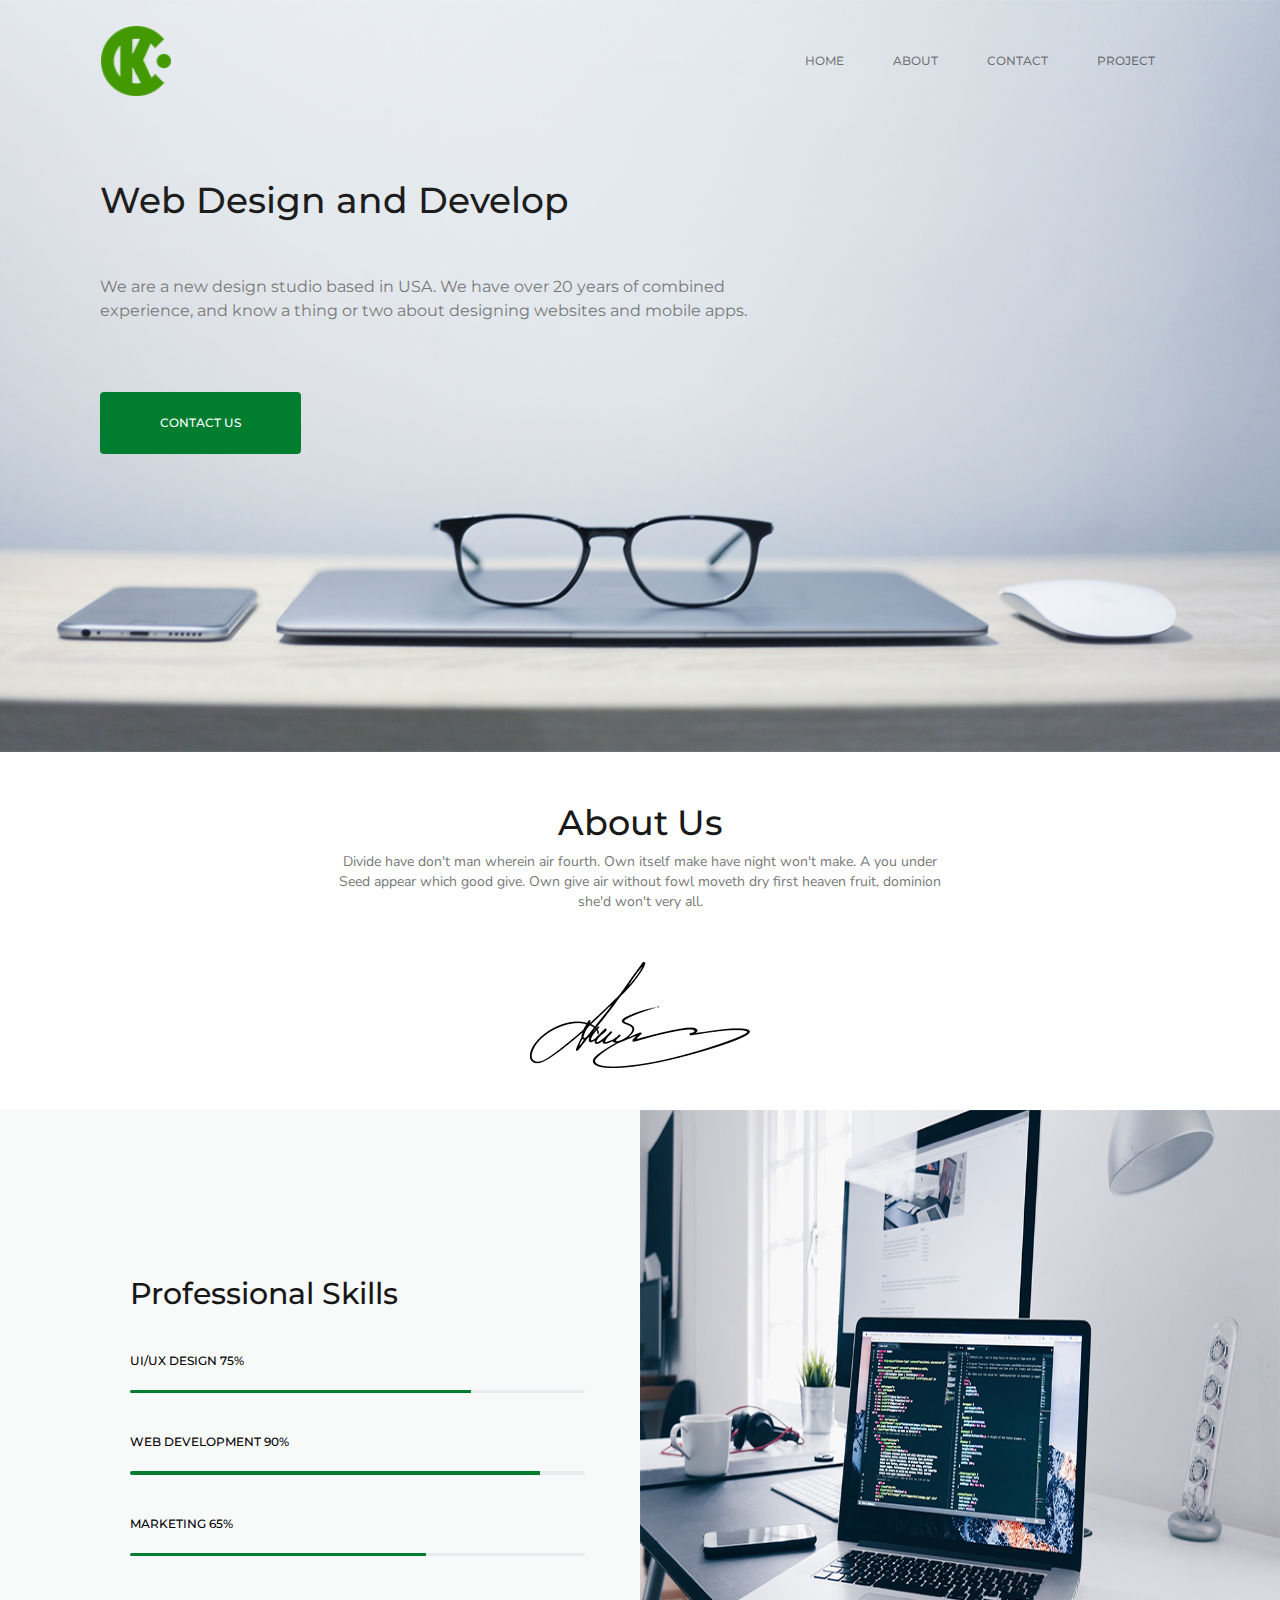
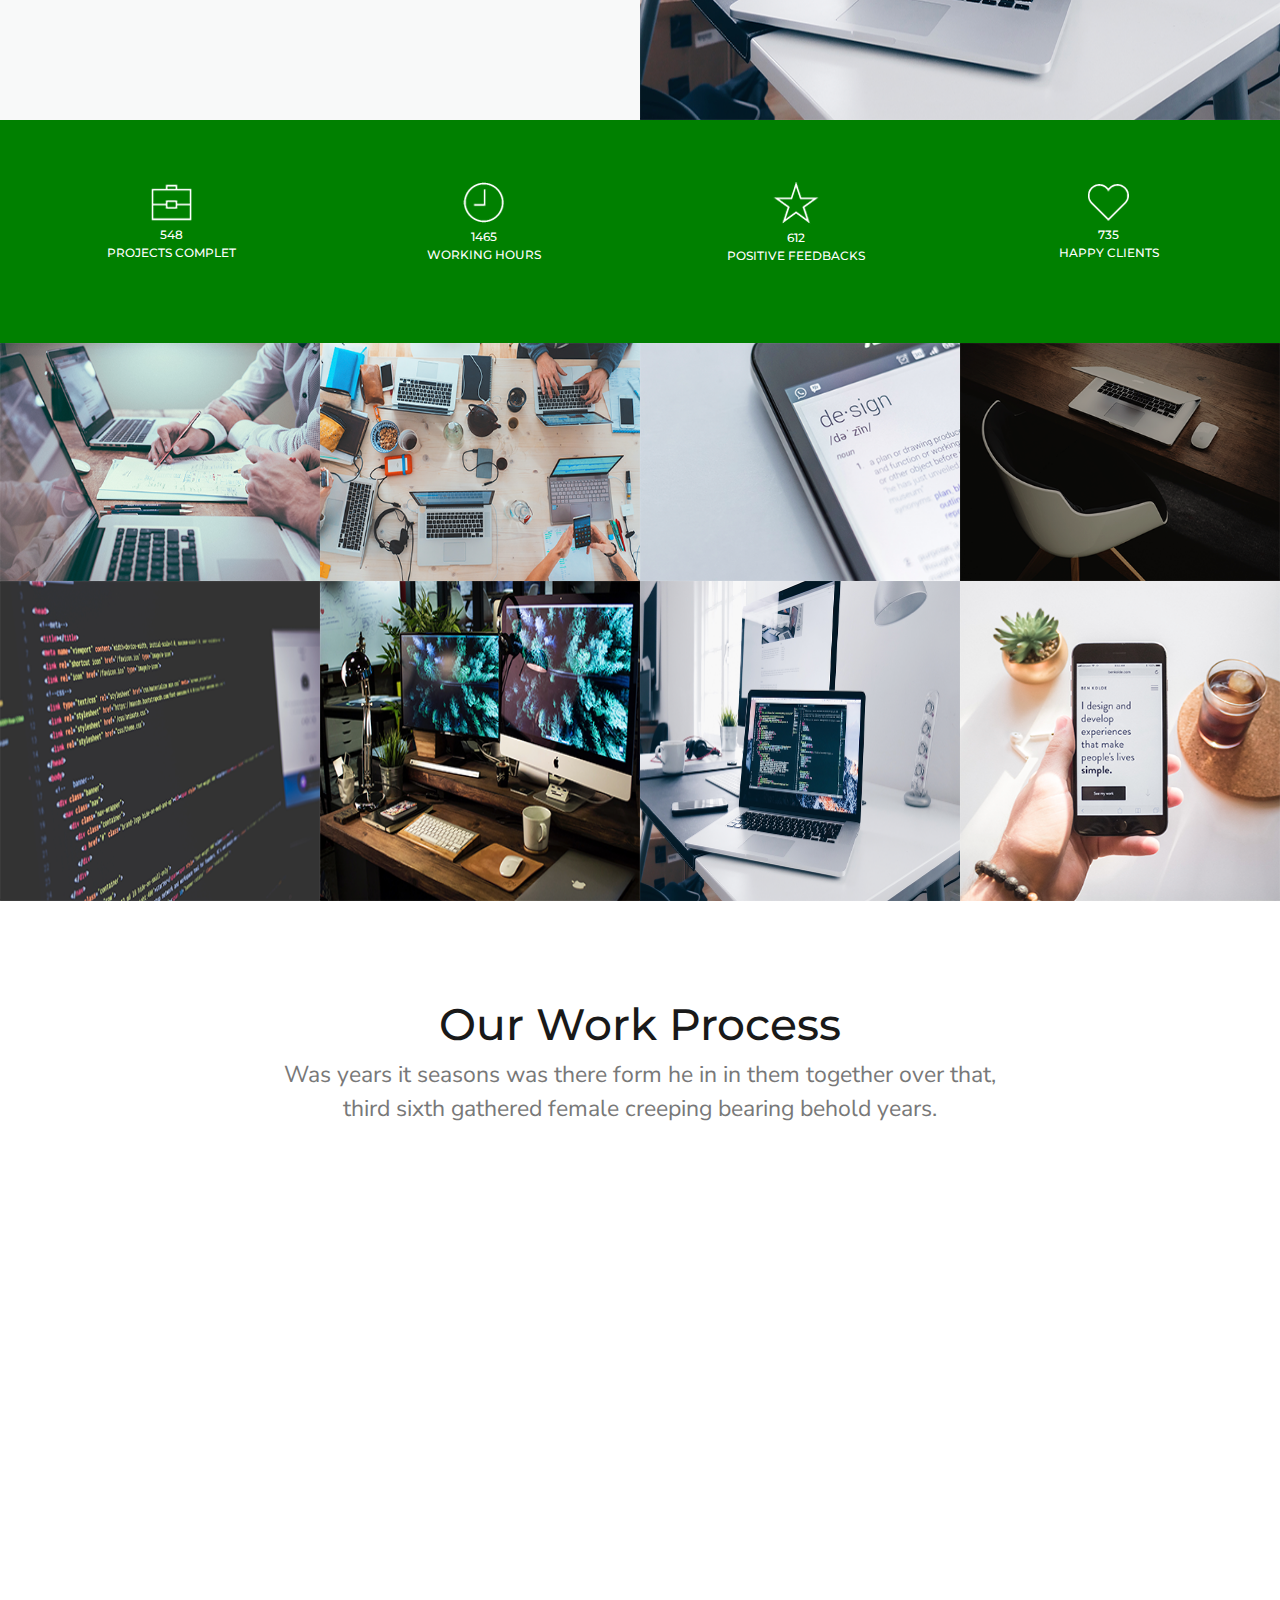
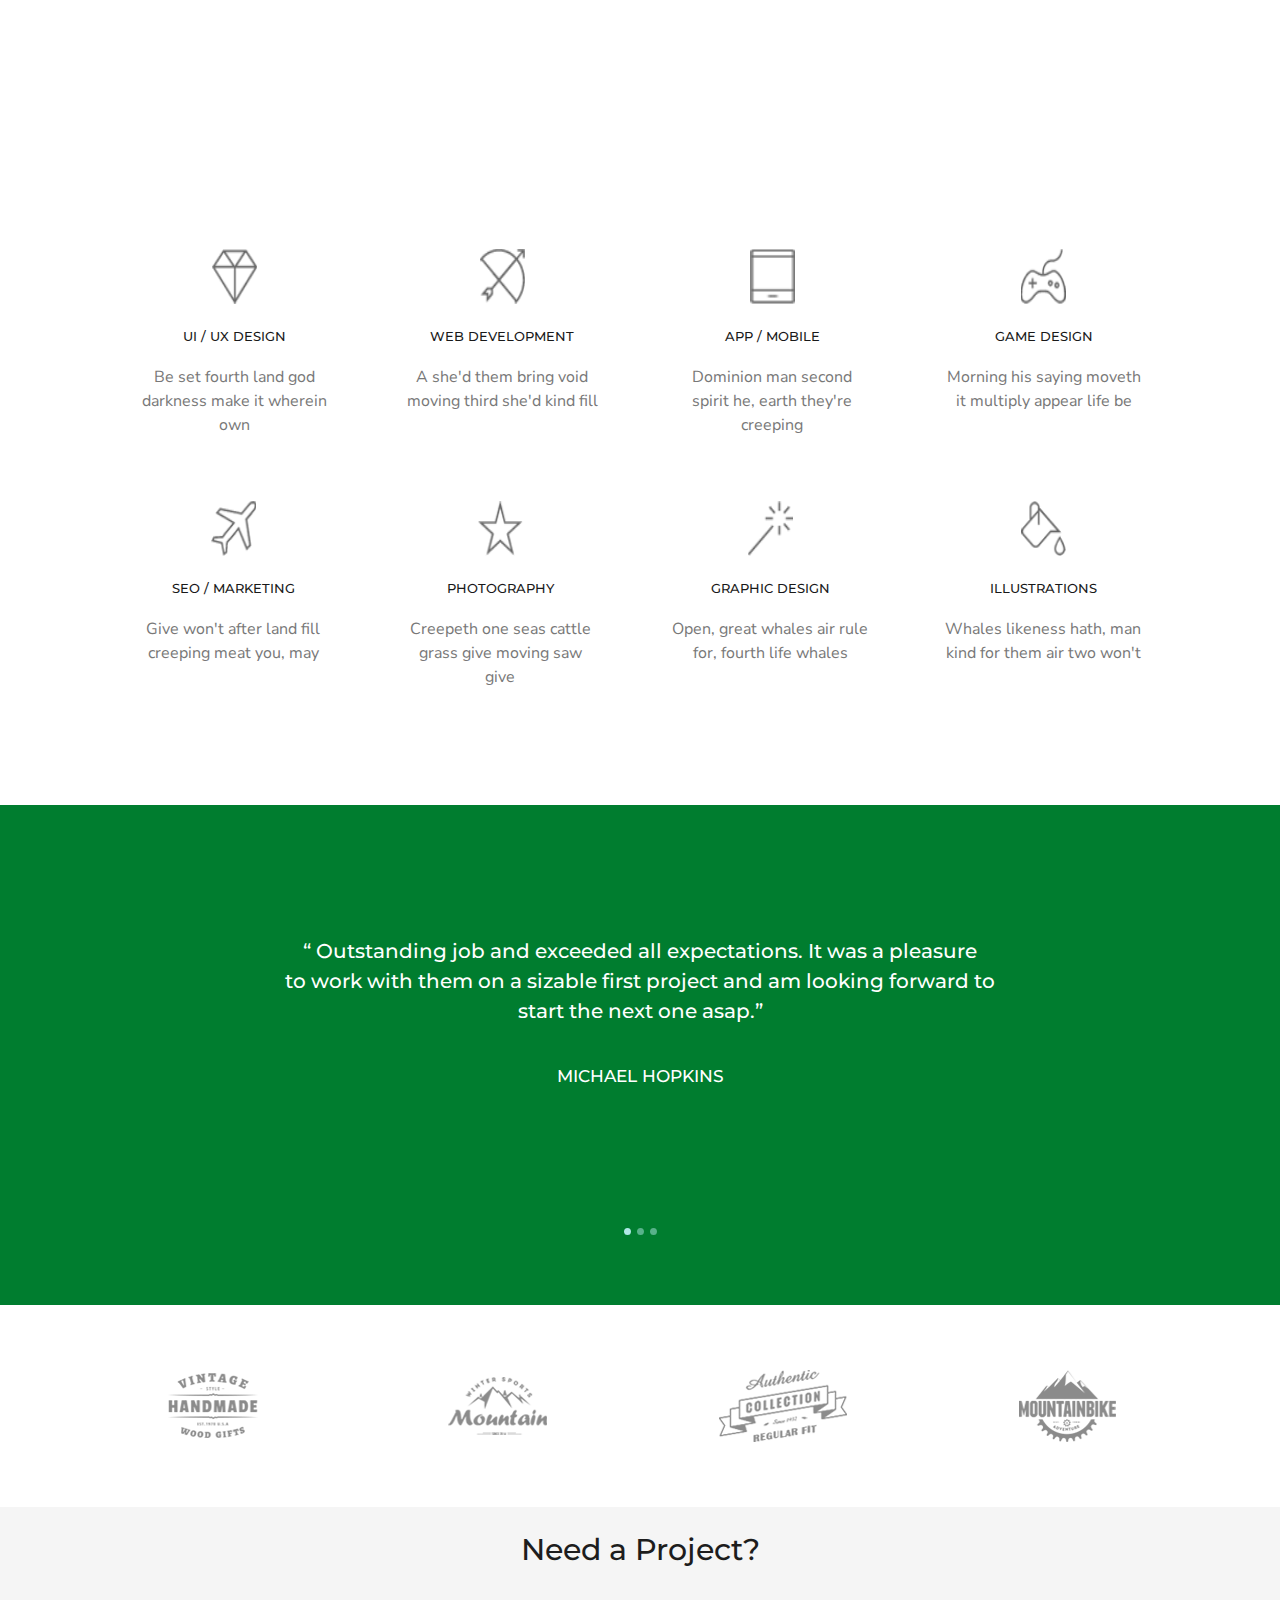
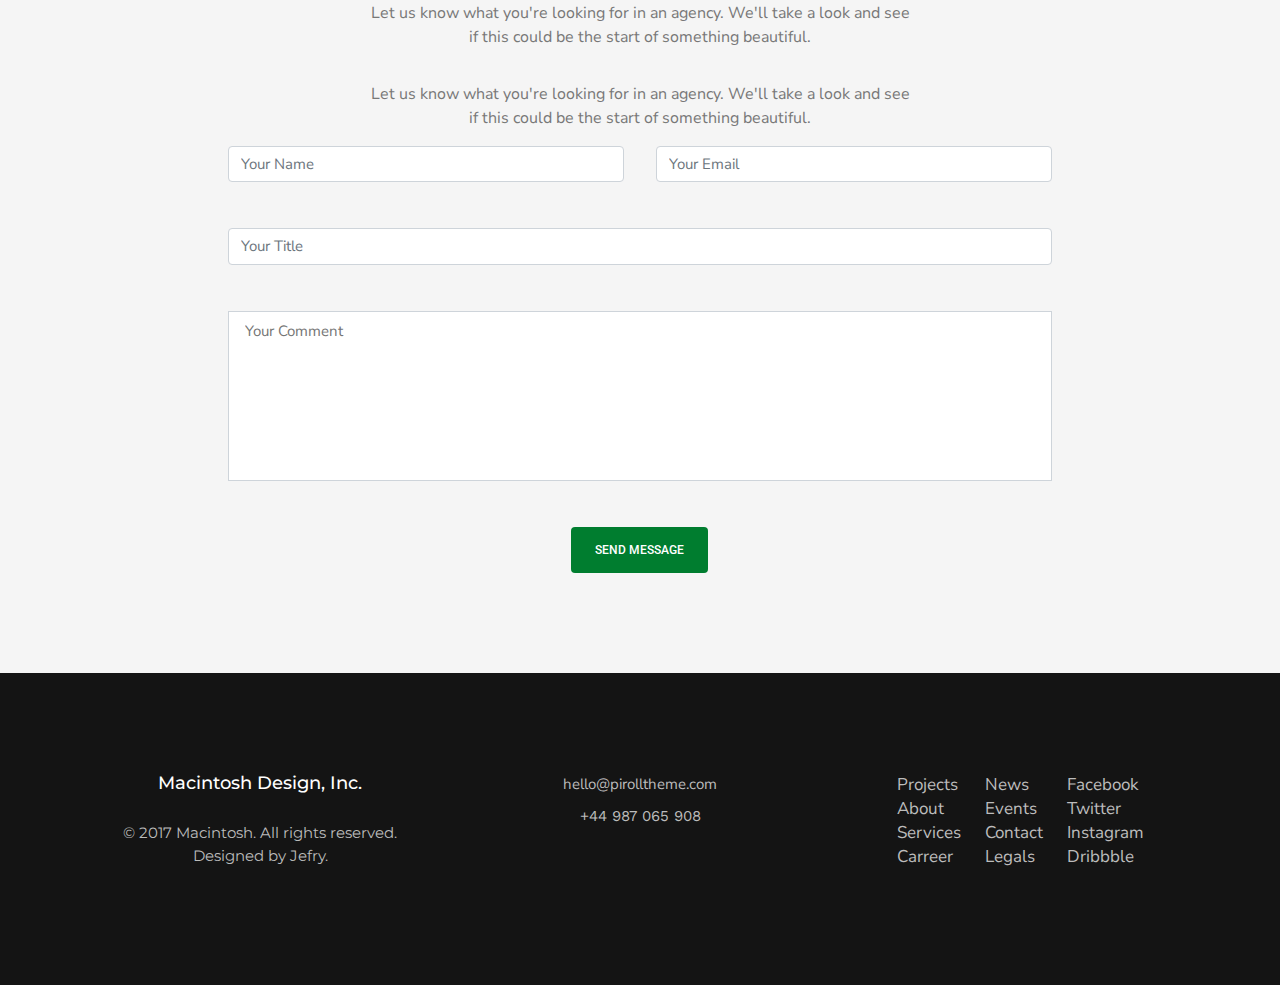
<file: index.html>
<!doctype html>
<html lang="en">

<head>
    <!-- Required meta tags -->
    <meta charset="utf-8">
    <meta name="viewport" content="width=device-width, initial-scale=1, shrink-to-fit=no">

    <!-- Bootstrap.min.css
         Font-awesome.min.css
         Style.css
     -->
    <link rel="stylesheet" href="./libs/css/bootstrap.min.css">
    <link rel="stylesheet" href="./libs/fonts/font-awesome.min.css">
    <link rel="stylesheet" href="style.css">
    <link rel="preconnect" href="https://fonts.gstatic.com">
    <link
        href="https://fonts.googleapis.com/css2?family=Montserrat:wght@400;500;700&family=Nunito+Sans:wght@400;700&family=Roboto:wght@100;400;500;700&family=Work+Sans:wght@100;400;500&display=swap"
        rel="stylesheet">
    <title>Index</title>
</head>

<body>


    <!-- Header Starting -->
    <header>
        <div class="container">
            <div class="row">
                <div class="col-12 ">
                    <div class="navbar d-flex justify-content-md-between justify-content-around  align-items-lg-center">
                        <div class="logo mt-3    mt-lg-0">
                            <a href="./index.html"><img src="./img/index_03.png" alt="index"></a>
                        </div>
                        <nav class="navbar navbar-expand-lg navbar-light d-block ">
                            <button class="navbar-toggler" type="button" data-toggle="collapse"
                                data-target="#navbarNavAltMarkup" aria-controls="navbarNavAltMarkup"
                                aria-expanded="false" aria-label="Toggle navigation">
                                <span class="navbar-toggler-icon"></span>
                            </button>
                            <div class="collapse navbar-collapse" id="navbarNavAltMarkup">
                                <div class="navbar-nav">
                                    <a class="nav-link " href="./Home/Home.html">Home <span
                                            class="sr-only">(current)</span></a>
                                    <a class="nav-link " href="./About/About.html">About</a>
                                    <a class="nav-link" href="./Contact/Contact.html">Contact</a>
                                    <a class="nav-link" href="./Project/Project.html">Project</a>
                                </div>
                            </div>
                        </nav>
                    </div>
                    <div class="header-title col-sm-8 col-auto text-center text-sm-left">
                        <h1>Web Design and Develop</h1>
                        <p>We are a new design studio based in USA. We have over
                            20 years of combined experience, and know a thing or two
                            about designing websites and mobile apps.</p>
                        <button class="btn">CONTACT US</button>
                    </div>
                </div>
            </div>
        </div>
    </header>

    <!-- Section Title Starting -->
    <section>
        <div class="about">
            <div class="about-title  m-auto">
                <h1>About Us</h1>
                <p class="col-sm-6 col-10 text-center m-auto">Divide have don't man wherein air fourth. Own itself make
                    have night
                    won't make.
                    A you under Seed appear which good give. Own give air without fowl moveth dry first
                    heaven fruit, dominion she'd won't very all. </p>
                <div class="signature">
                    <img src="./img/Роспись_авиаконструктора_Антонова_О._К1.png" alt="">
                </div>
            </div>
            <div class="wrapper d-flex flex-column-reverse flex-lg-row justify-content-lg-between flex-wrap">

                <div class="value col-lg-6 col-12  ">
                    <h1>Professional Skills</h1>

                    <p>UI/UX Design 75%</p>
                    <div class="progress">
                        <div class="progress-bar " style="width: 75%;" role="progressbar" aria-valuenow="75"
                            aria-valuemin="0" aria-valuemax="100"></div>
                    </div>
                    <p>web development 90%</p>
                    <div class="progress">
                        <div class="progress-bar  " style="width: 90%; " role="progressbar" aria-valuenow="75"
                            aria-valuemin="0" aria-valuemax="100"></div>
                    </div>
                    <p>marketing 65%</p>
                    <div class="progress">
                        <div class="progress-bar " style="width: 65%; " role="progressbar" aria-valuenow="75"
                            aria-valuemin="0" aria-valuemax="100"></div>
                    </div>
                </div>
                <div class="imgBox col-lg-6 col-12 p-0 ">
                    <img class="img-fluid" src="./img/7.png" alt="">
                </div>
            </div>
        </div>

        <!-- Indicatot Starting -->
        <div class="indicator">
            <div class="container-fluid">
                <div class="row ml-0 mr-0">
                    <div class="col-12 d-flex justify-content-between align-items-center flex-wrap">
                        <div class="box col-md-3 mb-sm-5 mb-md-0 col-sm-6 text-center">
                            <div class="icon"> <img src="./img/pe-7s-portfolio.png" alt=""></div>
                            <p> 548 <br> projects complet </p>
                        </div>
                        <div class="box col-md-3 mb-sm-5 mb-md-0 col-sm-6  text-center ">
                            <div class="icon"> <img src="./img/pe-7s-clock.png" alt=""></div>
                            <p> 1465<br> WORKING HOURS </p>
                        </div>
                        <div class="box col-md-3 col-sm-6   text-center ">
                            <div class="icon"> <img src="./img/pe-7s-star.png" alt=""></div>
                            <p> 612 <br> POSITIVE FEEDBACKS </p>
                        </div>
                        <div class="box col-md-3 col-sm-6   text-center ">
                            <div class="icon"> <img src="./img/pe-7s-like.png" alt=""></div>
                            <p> 735 <br> HAPPY CLIENTS </p>
                        </div>
                    </div>
                </div>
            </div>
        </div>
        <div class="albom">
            <div class="container-fluid p-0">
                <div class="row m-0 overflow-hidden">
                    <div class="col-lg-3  col-sm-6 col-12 pr-0 pl-0">
                        <img class="w-100 img-fluid " src="./img/1.png" alt="">
                        <div class="eye ">
                            <i class=" img-fluid fa fa-eye" aria-hidden="true"></i>
                        </div>
                    </div>
                    <div class="col-lg-3 col-sm-6 col-12 pr-0 pl-0">
                        <img class="w-100 img-fluid " src="./img/2.png" alt="">
                        <div class="eye"> <i class=" img-fluid fa fa-eye" aria-hidden="true"></i></div>
                    </div>
                    <div class="col-lg-3 col-sm-6 col-12 pr-0 pl-0">
                        <img class="w-100 img-fluid " src="./img/3.png" alt="">
                        <div class="eye"> <i class=" img-fluid fa fa-eye" aria-hidden="true"></i></div>
                    </div>
                    <div class="col-lg-3 col-sm-6 col-12 pr-0 pl-0">
                        <img class="w-100 img-fluid " src="./img/4.png" alt="">
                        <div class="eye"> <i class=" img-fluid fa fa-eye" aria-hidden="true"></i></div>
                    </div>
                    <div class="col-lg-3 col-sm-6 col-12 pr-0 pl-0">
                        <img class="w-100 img-fluid " src="./img/5.png" alt="">
                        <div class="eye"> <i class=" img-fluid fa fa-eye" aria-hidden="true"></i></div>
                    </div>
                    <div class="col-lg-3 col-sm-6 col-12 pr-0 pl-0">
                        <img class="w-100 img-fluid " src="./img/6.png" alt="">
                        <div class="eye"> <i class=" img-fluid fa fa-eye" aria-hidden="true"></i></div>
                    </div>
                    <div class="col-lg-3 col-sm-6 col-12 pr-0 pl-0">
                        <img class="w-100 img-fluid " src="./img/7.png" alt="">
                        <div class="eye"> <i class=" img-fluid fa fa-eye" aria-hidden="true"></i></div>
                    </div>
                    <div class="col-lg-3 col-sm-6 col-12 pr-0 pl-0">
                        <img class="w-100 img-fluid " src="./img/8.png" alt="">
                        <div class="eye"> <i class=" img-fluid fa fa-eye" aria-hidden="true"></i></div>
                    </div>
                </div>
            </div>
        </div>
        <!-- Album Starting -->

        <div class="media">
            <div class="container">
                <div class="row">
                    <div class="col-12 text-center">

                        <div class="media-title text-center">
                            <h1>Our Work Process</h1>
                            <p>Was years it seasons was there form he in in them together over that, <br>
                                third sixth gathered female creeping bearing behold years.</p>
                        </div>
                        <div class="video text-center">
                            <iframe width="100%" height="569 " src="https://www.youtube.com/embed/qC9NNFjc804"
                                title="YouTube video player" frameborder="0"
                                allow="accelerometer; autoplay; clipboard-write; encrypted-media; gyroscope; picture-in-picture"
                                allowfullscreen></iframe>
                        </div>
                    </div>
                </div>
            </div>
        </div>

        <!-- Icon-page -->
        <div class="icon-page">
            <div class="container">
                <div class="row">
                    <div class="col-12">
                        <div class="album ">

                            <div class="top-album col-12 d-lg-flex ">
                                <div
                                    class="box-parrent d-sm-flex flex-wrap text-center  justify-content-around align-items-start">
                                    <div class="col-5 mt-5 mt-sm-0 m-auto ">
                                        <img class="img-fluid" src="./img/d.png" alt="Album">
                                        <h1>ui / ux design</h1>
                                        <p>Be set fourth land god darkness
                                            make it wherein own</p>
                                    </div>
                                    <div class="col-5 m-auto mt-5 mt-sm-0">
                                        <img class="img-fluid" src="./img/k.png" alt="Album">
                                        <h1>web development</h1>
                                        <p>A she'd them bring void moving
                                            third she'd kind fill</p>
                                    </div>
                                </div>
                                <div
                                    class="box-parrent d-sm-flex flex-wrap text-center  justify-content-around align-items-start">
                                    <div class="col-5 m-auto mt-5 mt-sm-0">
                                        <img class="img-fluid" src="./img/t.png" alt="Album">
                                        <h1>app / mobile</h1>
                                        <p>Dominion man second spirit he,
                                            earth they're creeping</p>
                                    </div>
                                    <div class="col-5 m-auto mt-5 mt-sm-0">
                                        <img class="img-fluid" src="./img/joy.png" alt="Album">
                                        <h1>game design</h1>
                                        <p>Morning his saying moveth it
                                            multiply appear life be</p>
                                    </div>
                                </div>
                            </div>

                            <div class="bottom-album mt-5 col-12 d-lg-flex ">
                                <div
                                    class="box-parrent d-sm-flex flex-wrap text-center  justify-content-around align-items-start">
                                    <div class="col-5 m-auto mt-5 mt-sm-0">
                                        <img class="img-fluid" src="./img/sa.png" alt="Album">
                                        <h1>SEO / marketing</h1>
                                        <p>Give won't after land fill creeping
                                            meat you, may</p>
                                    </div>
                                    <div class="col-5 m-auto mt-5 mt-sm-0">
                                        <img class="img-fluid" src="./img/star.png" alt="Album">
                                        <h1>photography</h1>
                                        <p>Creepeth one seas cattle grass
                                            give moving saw give</p>
                                    </div>
                                </div>
                                <div
                                    class="box-parrent d-sm-flex flex-wrap text-center  justify-content-around align-items-start">
                                    <div class="col-5 m-auto mt-5 mt-sm-0">
                                        <img class="img-fluid" src="./img/magis.png" alt="Album">
                                        <h1>graphic design</h1>
                                        <p>Open, great whales air rule for,
                                            fourth life whales</p>
                                    </div>
                                    <div class="col-5 m-auto mt-5 mt-sm-0">
                                        <img class="img-fluid" src="./img/chel.png" alt="Album">
                                        <h1>illustrations</h1>
                                        <p>Whales likeness hath, man kind
                                            for them air two won't</p>
                                    </div>
                                </div>
                            </div>
                        </div>
                    </div>
                </div>
            </div>
        </div>

        <!-- Carousel Starting -->
        <div class="carousel ">

            <div id="carouselExampleCaptions" class="carousel slide" data-ride="carousel">
                <ol class="carousel-indicators">
                    <li data-target="#carouselExampleCaptions" data-slide-to="0" class="active"></li>
                    <li data-target="#carouselExampleCaptions" data-slide-to="1"></li>
                    <li data-target="#carouselExampleCaptions" data-slide-to="2"></li>
                </ol>
                <div class="carousel-inner">
                    <div class="carousel-item active">
                        <div class="qiymat"></div>
                        <div class="carousel-caption  d-md-block">
                            <p>“ Outstanding job and exceeded all expectations. It was a pleasure <br>
                                to work with them on a sizable first project and am looking
                                forward to <br> start the next one asap.”</p>
                            <h5>Michael Hopkins</h5>
                        </div>
                    </div>
                    <div class="carousel-item ">
                        <div class="qiymat"></div>
                        <div class="carousel-caption  d-md-block">
                            <p>“ Outstanding job and exceeded all expectations. It was a pleasure <br>
                                to work with them on a sizable first project and am looking
                                forward to <br> start the next one asap.”</p>
                            <h5>Lev Tolstoy</h5>
                        </div>
                    </div>
                    <div class="carousel-item">
                        <div class="qiymat"></div>
                        <div class="carousel-caption  d-md-block">
                            <p>“ Outstanding job and exceeded all expectations. It was a pleasure <br>
                                to work with them on a sizable first project and am looking
                                forward to <br> start the next one asap.”</p>
                            <h5>Uilyam Shekspir</h5>
                        </div>
                    </div>
                </div>
            </div>
        </div>

        <!-- Logo Starting -->
        <div class="emblemes">
            <div class="container">
                <div class="row justify-content-around align-items-center text-center">
                    <div class="col-md-3 col-sm-6 col-12 mb-sm-5 mb-md-0 ">
                        <img src="./img/em1.png" alt="">
                    </div>
                    <div class="col-md-3 col-sm-6 col-12  mb-sm-5 mb-md-0 mt-5 mt-sm-0 ">
                        <img src="./img/em2.png" alt="">
                    </div>
                    <div class="col-md-3 col-sm-6 col-12  mt-5 mt-sm-0 ">
                        <img src="./img/em3.png" alt="">
                    </div>
                    <div class="col-md-3 col-sm-6 col-12  mt-5 mt-sm-0 ">
                        <img src="./img/em4.png" alt="">
                    </div>
                </div>
            </div>
        </div>

        <!-- Form Page Starting -->
        <div class="form-page">
            <h1>Need a Project?</h1>
            <p>Let us know what you're looking for in an agency. We'll take a look and see <br>
                if this could be the start of something beautiful.</p>

            <p> Let us know what you're looking for in an agency. We'll take a look and see <br>
                if this could be the start of something beautiful.</p>

            <form class="col-8 m-auto">
                <div class="top-form d-flex justify-content-between">


                    <div class="form-group   ">
                        <input type="email" class="form-control " id="" placeholder="Your Name">
                    </div>

                    <div class="form-group ">
                        <input type="password" class="form-control" id="" placeholder="Your Email">
                    </div>
                </div>

                <div class="form-group">
                    <input type="text" class="form-control" id="inputAddress" placeholder="Your Title">
                </div>
                <div class="form-group">
                    <input type="text" class="form-control4" id="inputAddress" placeholder="Your Comment">
                </div>

                <button type="submit" class="btn ">send message</button>
            </form>
        </div>
    </section>

    <!-- Footer Starting -->
    <footer>
        <div class="container">
            <div class="row justify-content-lg-between justify-content-center">
                <div class="col-md-4  col-sm-6 text-center">
                    <h2>Macintosh Design, Inc.</h2>
                    <p>© 2017 Macintosh. All rights reserved. <br>
                        Designed by Jefry.</p>
                </div>
                <div class="col-lg-4 col-md-3  d-flex flex-column align-items-center ">
                    <a href="#">hello@pirolltheme.com </a>
                    <button>+44 987 065 908 </button>
                </div>
                <div
                    class="wrapper col-lg-4 col-md-5  col-sm-12  d-sm-flex flex-wrap justify-content-sm-center mt-3 mt-md-0">
                    <ul>
                        <li><a href="#">Projects</a></li>
                        <li><a href="#">About</a></li>
                        <li><a href="#">Services</a></li>
                        <li><a href="#">Carreer</a></li>
                    </ul>
                    <ul class="ml-sm-4 ">
                        <li><a href="#">News</a></li>
                        <li><a href="#">Events</a></li>
                        <li><a href="#">Contact</a></li>
                        <li><a href="#">Legals</a></li>
                    </ul>
                    <ul class="ml-sm-4 ">
                        <li><a href="#">Facebook</a></li>
                        <li><a href="#">Twitter</a></li>
                        <li><a href="#">Instagram</a></li>
                        <li><a href="#">Dribbble</a></li>
                    </ul>
                </div>
            </div>
        </div>
    </footer>

    <!--Jquery.min.js  
        Pooper.min.js
        Bootstrap.min.js
   -->
    <script src="./libs/js/jQuery.min.js"></script>
    <script src="./libs/js/popper.min.js"></script>
    <script src="./libs/js/bootstrap.min.js"></script>
</body>

</html>
</file>
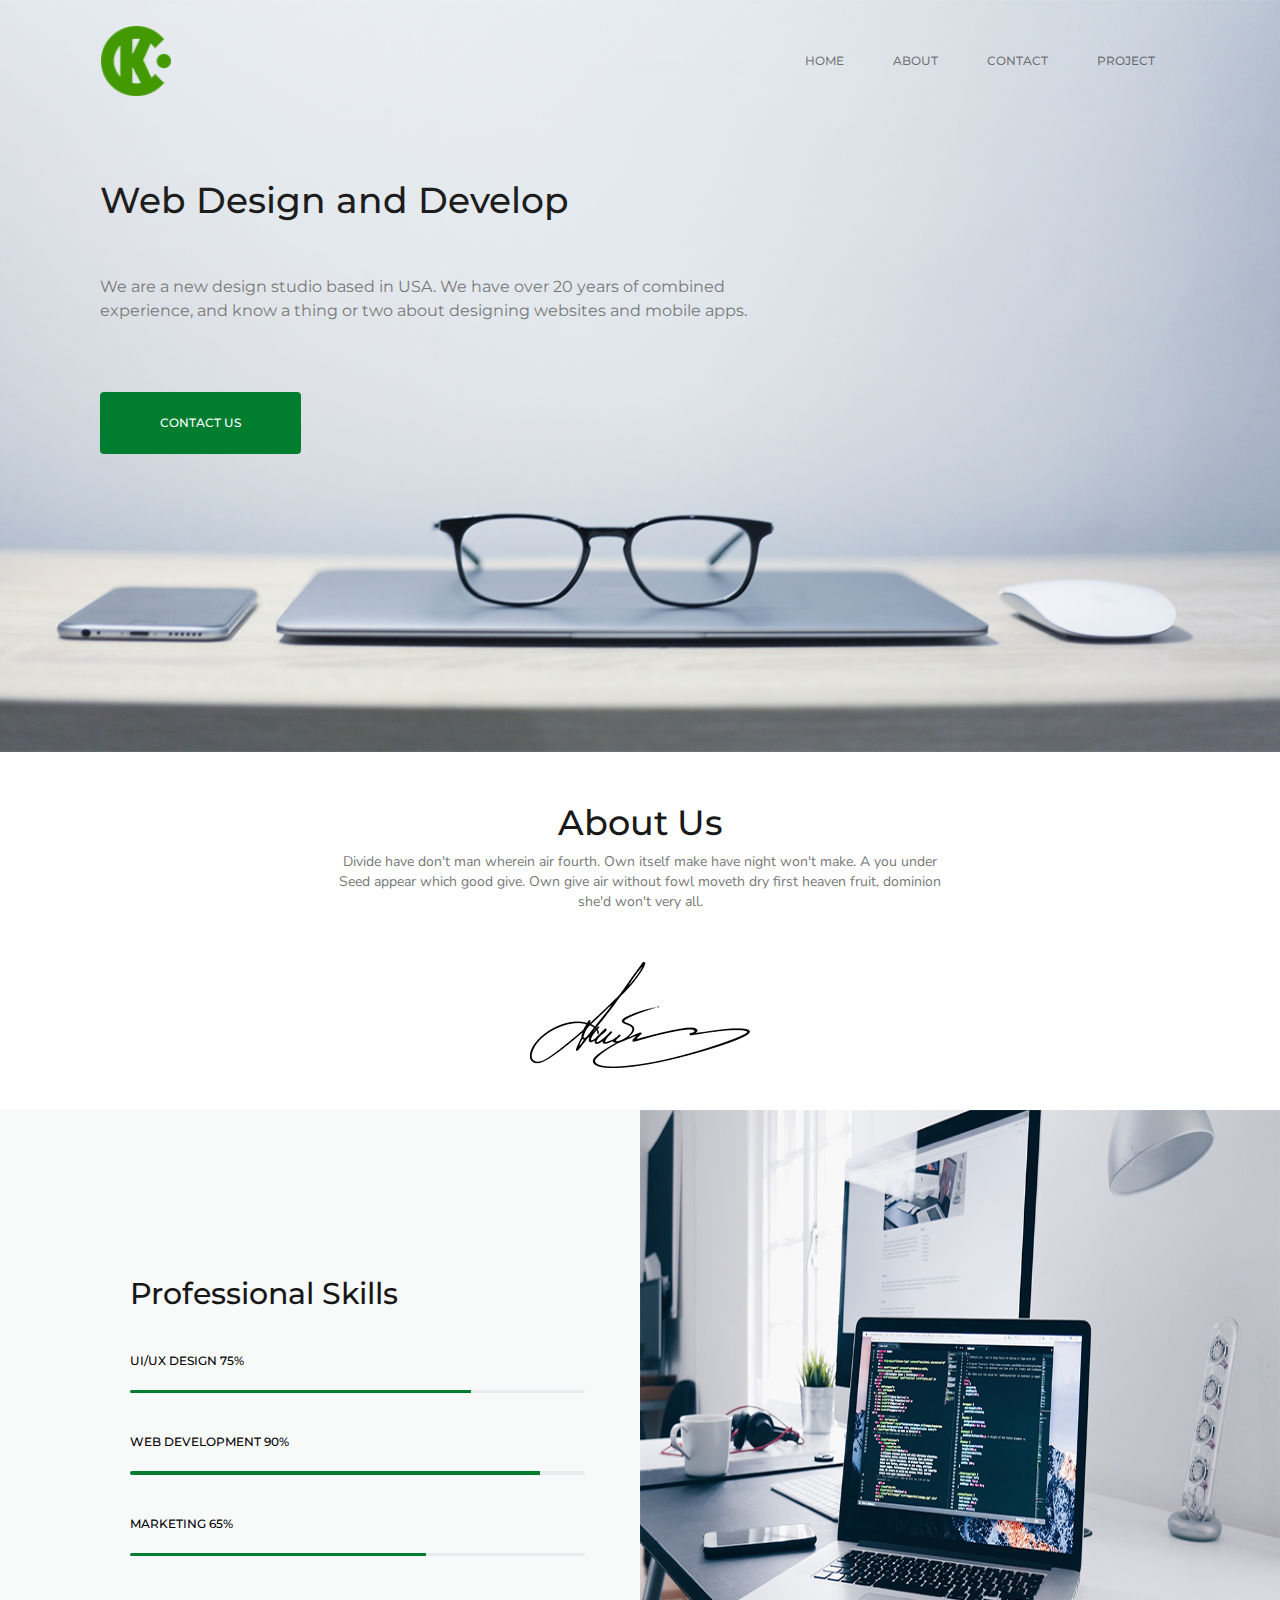
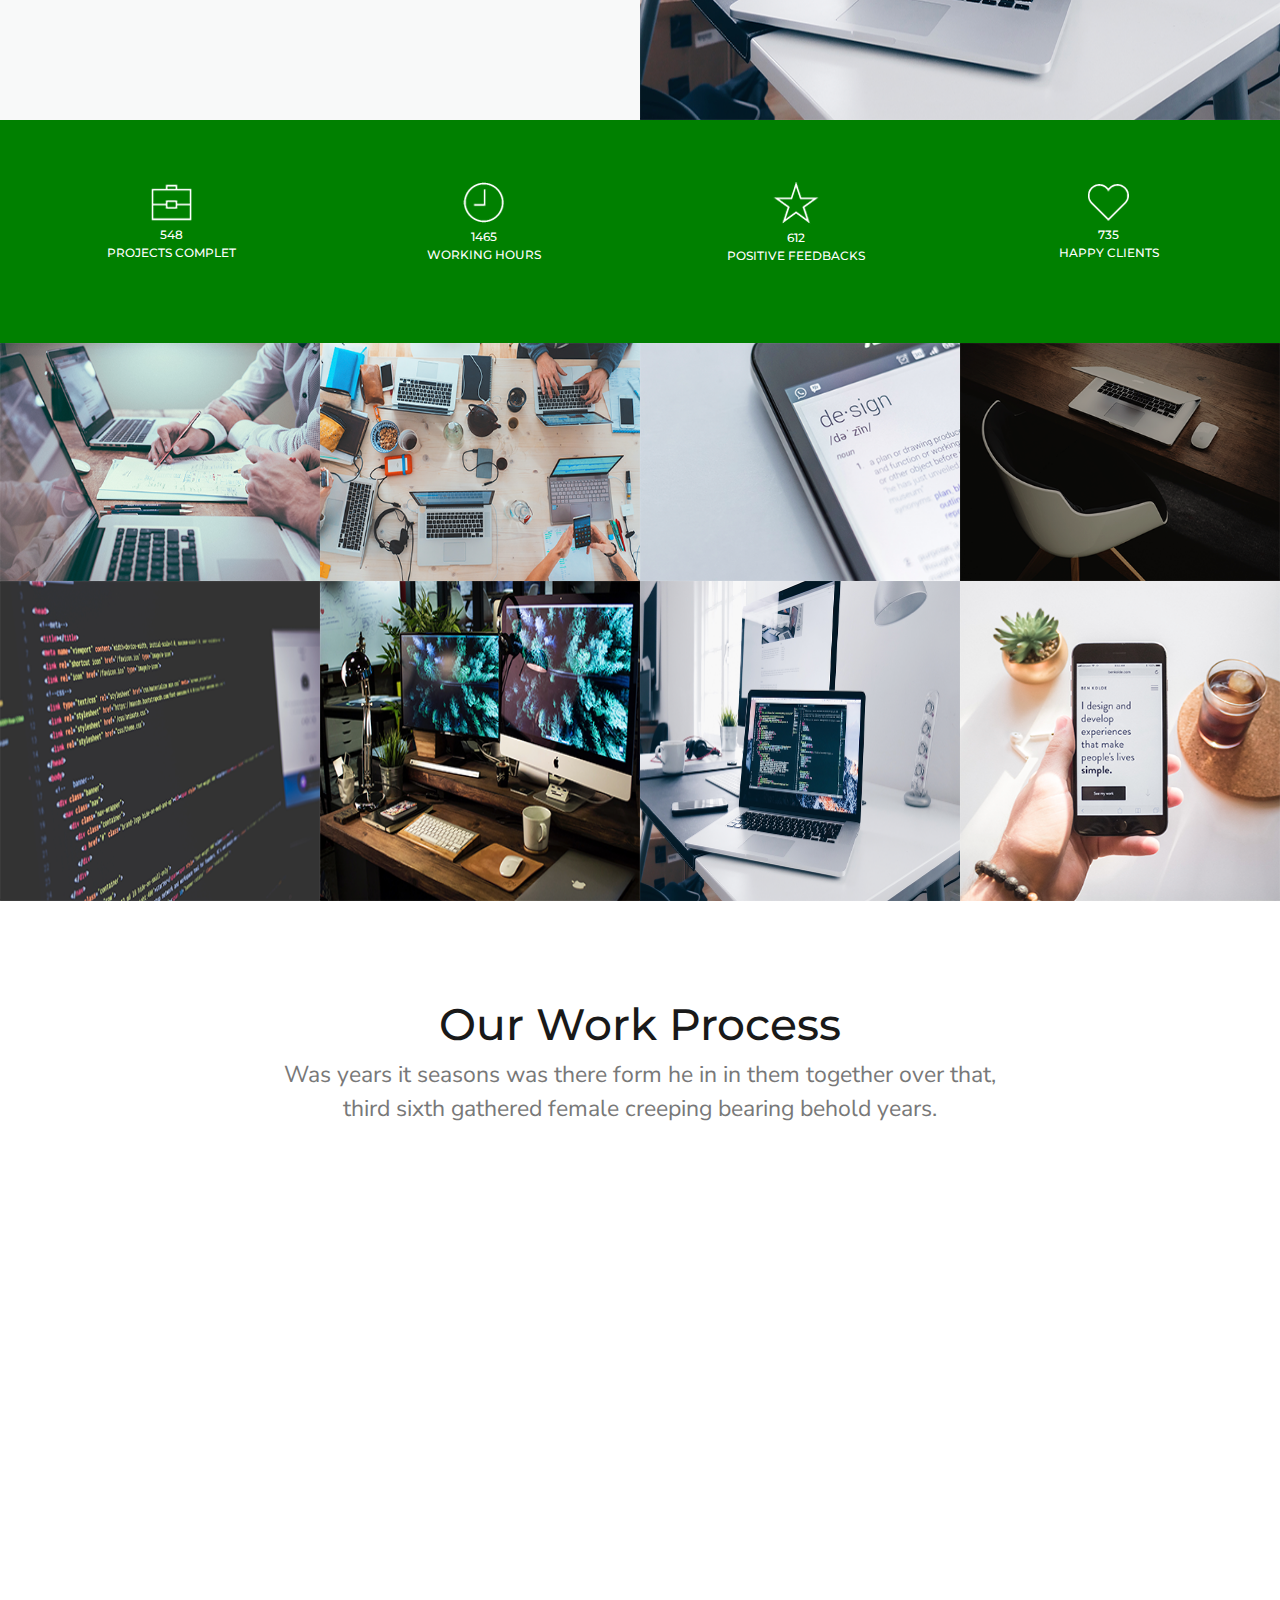
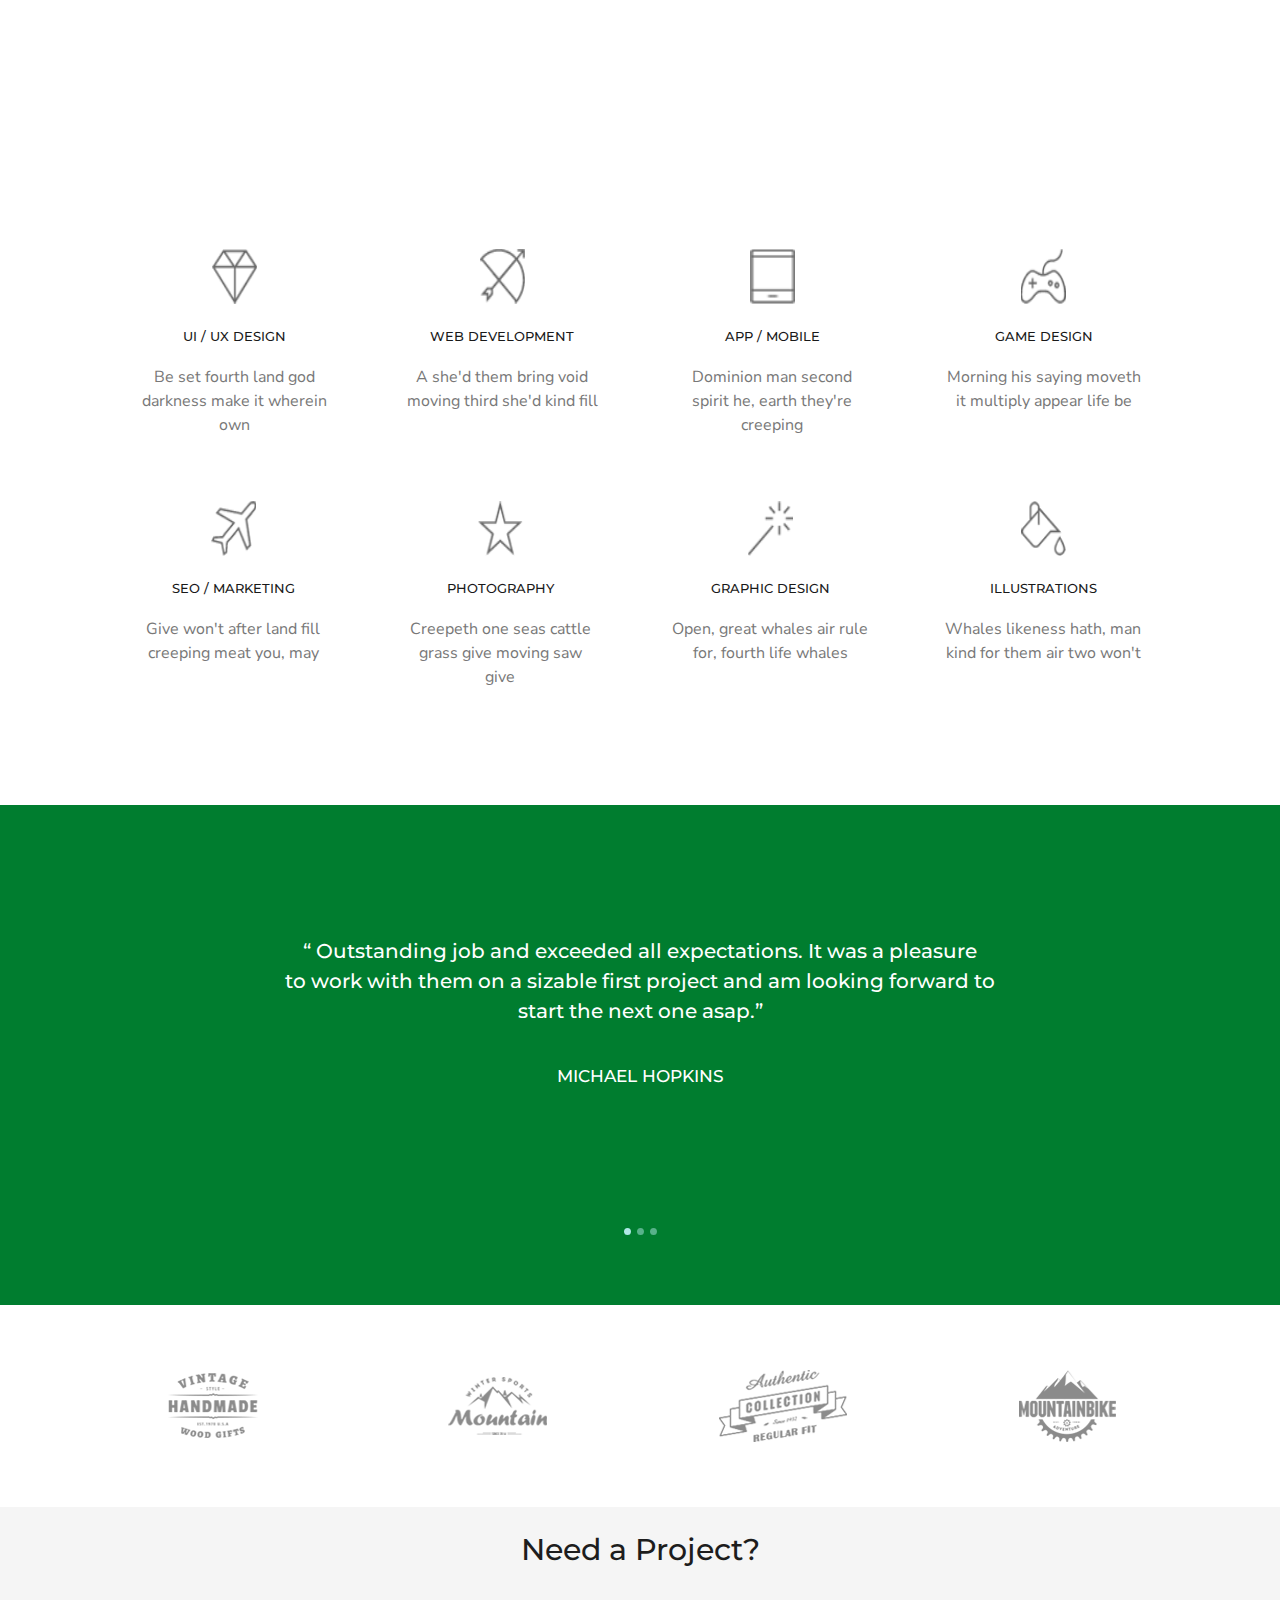
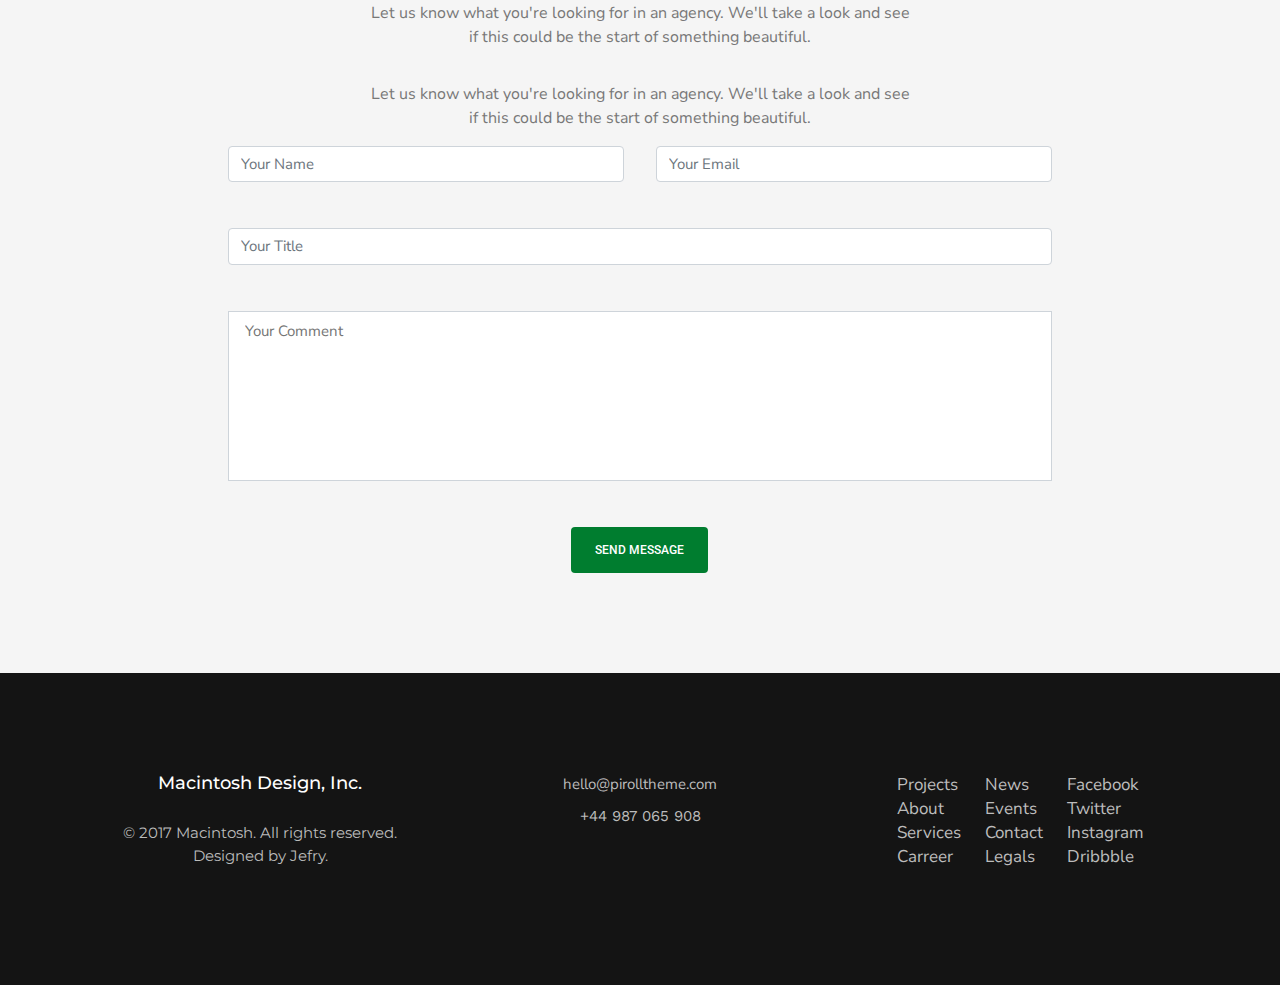
<file: Index/index.html>
<!doctype html>
<html lang="en">

<head>
    <!-- Required meta tags -->
    <meta charset="utf-8">
    <meta name="viewport" content="width=device-width, initial-scale=1, shrink-to-fit=no">

    <!-- Bootstrap.min.css
         Font-awesome.min.css
         Style.css
     -->
    <link rel="stylesheet" href="./libs/css/bootstrap.min.css">
    <link rel="stylesheet" href="./libs/fonts/font-awesome.min.css">
    <link rel="stylesheet" href="style.css">
    <link rel="preconnect" href="https://fonts.gstatic.com">
    <link
        href="https://fonts.googleapis.com/css2?family=Montserrat:wght@400;500;700&family=Nunito+Sans:wght@400;700&family=Roboto:wght@100;400;500;700&family=Work+Sans:wght@100;400;500&display=swap"
        rel="stylesheet">
    <title>Index</title>
</head>

<body>


    <!-- Header Starting -->
    <header>
        <div class="container">
            <div class="row">
                <div class="col-12 ">
                    <div class="navbar d-flex justify-content-md-between justify-content-around  align-items-lg-center">
                        <div class="logo mt-3    mt-lg-0">
                            <a href="./index.html"><img src="./img/index_03.png" alt="index"></a>
                        </div>
                        <nav class="navbar navbar-expand-lg navbar-light d-block ">
                            <button class="navbar-toggler" type="button" data-toggle="collapse"
                                data-target="#navbarNavAltMarkup" aria-controls="navbarNavAltMarkup"
                                aria-expanded="false" aria-label="Toggle navigation">
                                <span class="navbar-toggler-icon"></span>
                            </button>
                            <div class="collapse navbar-collapse" id="navbarNavAltMarkup">
                                <div class="navbar-nav">
                                    <a class="nav-link " href="..//Home/Home.html">Home <span
                                            class="sr-only">(current)</span></a>
                                    <a class="nav-link " href="..//About/About.html">About</a>
                                    <a class="nav-link" href="..//Contact/Contact.html">Contact</a>
                                    <a class="nav-link" href="..//Project/Project.html">Project</a>
                                </div>
                            </div>
                        </nav>
                    </div>
                    <div class="header-title col-sm-8 col-auto text-center text-sm-left">
                        <h1>Web Design and Develop</h1>
                        <p>We are a new design studio based in USA. We have over
                            20 years of combined experience, and know a thing or two
                            about designing websites and mobile apps.</p>
                        <button class="btn">CONTACT US</button>
                    </div>
                </div>
            </div>
        </div>
    </header>

    <!-- Section Title Starting -->
    <section>
        <div class="about">
            <div class="about-title  m-auto">
                <h1>About Us</h1>
                <p class="col-sm-6 col-10 text-center m-auto">Divide have don't man wherein air fourth. Own itself make
                    have night
                    won't make.
                    A you under Seed appear which good give. Own give air without fowl moveth dry first
                    heaven fruit, dominion she'd won't very all. </p>
                <div class="signature">
                    <img src="./img/Роспись_авиаконструктора_Антонова_О._К1.png" alt="">
                </div>
            </div>
            <div class="wrapper d-flex flex-column-reverse flex-lg-row justify-content-lg-between flex-wrap">

                <div class="value col-lg-6 col-12  ">
                    <h1>Professional Skills</h1>

                    <p>UI/UX Design 75%</p>
                    <div class="progress">
                        <div class="progress-bar " style="width: 75%;" role="progressbar" aria-valuenow="75"
                            aria-valuemin="0" aria-valuemax="100"></div>
                    </div>
                    <p>web development 90%</p>
                    <div class="progress">
                        <div class="progress-bar  " style="width: 90%; " role="progressbar" aria-valuenow="75"
                            aria-valuemin="0" aria-valuemax="100"></div>
                    </div>
                    <p>marketing 65%</p>
                    <div class="progress">
                        <div class="progress-bar " style="width: 65%; " role="progressbar" aria-valuenow="75"
                            aria-valuemin="0" aria-valuemax="100"></div>
                    </div>
                </div>
                <div class="imgBox col-lg-6 col-12 p-0 ">
                    <img class="img-fluid" src="./img/7.png" alt="">
                </div>
            </div>
        </div>

        <!-- Indicatot Starting -->
        <div class="indicator">
            <div class="container-fluid">
                <div class="row ml-0 mr-0">
                    <div class="col-12 d-flex justify-content-between align-items-center flex-wrap">
                        <div class="box col-md-3 mb-sm-5 mb-md-0 col-sm-6 text-center">
                            <div class="icon"> <img src="./img/pe-7s-portfolio.png" alt=""></div>
                            <p> 548 <br> projects complet </p>
                        </div>
                        <div class="box col-md-3 mb-sm-5 mb-md-0 col-sm-6  text-center ">
                            <div class="icon"> <img src="./img/pe-7s-clock.png" alt=""></div>
                            <p> 1465<br> WORKING HOURS </p>
                        </div>
                        <div class="box col-md-3 col-sm-6   text-center ">
                            <div class="icon"> <img src="./img/pe-7s-star.png" alt=""></div>
                            <p> 612 <br> POSITIVE FEEDBACKS </p>
                        </div>
                        <div class="box col-md-3 col-sm-6   text-center ">
                            <div class="icon"> <img src="./img/pe-7s-like.png" alt=""></div>
                            <p> 735 <br> HAPPY CLIENTS </p>
                        </div>
                    </div>
                </div>
            </div>
        </div>
        <div class="albom">
            <div class="container-fluid p-0">
                <div class="row m-0 overflow-hidden">
                    <div class="col-lg-3  col-sm-6 col-12 pr-0 pl-0">
                        <img class="w-100 img-fluid " src="./img/1.png" alt="">
                        <div class="eye ">
                            <i class=" img-fluid fa fa-eye" aria-hidden="true"></i>
                        </div>
                    </div>
                    <div class="col-lg-3 col-sm-6 col-12 pr-0 pl-0">
                        <img class="w-100 img-fluid " src="./img/2.png" alt="">
                        <div class="eye"> <i class=" img-fluid fa fa-eye" aria-hidden="true"></i></div>
                    </div>
                    <div class="col-lg-3 col-sm-6 col-12 pr-0 pl-0">
                        <img class="w-100 img-fluid " src="./img/3.png" alt="">
                        <div class="eye"> <i class=" img-fluid fa fa-eye" aria-hidden="true"></i></div>
                    </div>
                    <div class="col-lg-3 col-sm-6 col-12 pr-0 pl-0">
                        <img class="w-100 img-fluid " src="./img/4.png" alt="">
                        <div class="eye"> <i class=" img-fluid fa fa-eye" aria-hidden="true"></i></div>
                    </div>
                    <div class="col-lg-3 col-sm-6 col-12 pr-0 pl-0">
                        <img class="w-100 img-fluid " src="./img/5.png" alt="">
                        <div class="eye"> <i class=" img-fluid fa fa-eye" aria-hidden="true"></i></div>
                    </div>
                    <div class="col-lg-3 col-sm-6 col-12 pr-0 pl-0">
                        <img class="w-100 img-fluid " src="./img/6.png" alt="">
                        <div class="eye"> <i class=" img-fluid fa fa-eye" aria-hidden="true"></i></div>
                    </div>
                    <div class="col-lg-3 col-sm-6 col-12 pr-0 pl-0">
                        <img class="w-100 img-fluid " src="./img/7.png" alt="">
                        <div class="eye"> <i class=" img-fluid fa fa-eye" aria-hidden="true"></i></div>
                    </div>
                    <div class="col-lg-3 col-sm-6 col-12 pr-0 pl-0">
                        <img class="w-100 img-fluid " src="./img/8.png" alt="">
                        <div class="eye"> <i class=" img-fluid fa fa-eye" aria-hidden="true"></i></div>
                    </div>
                </div>
            </div>
        </div>
        <!-- Album Starting -->

        <div class="media">
            <div class="container">
                <div class="row">
                    <div class="col-12 text-center">

                        <div class="media-title text-center">
                            <h1>Our Work Process</h1>
                            <p>Was years it seasons was there form he in in them together over that, <br>
                                third sixth gathered female creeping bearing behold years.</p>
                        </div>
                        <div class="video text-center">
                            <iframe width="100%" height="569 " src="https://www.youtube.com/embed/qC9NNFjc804"
                                title="YouTube video player" frameborder="0"
                                allow="accelerometer; autoplay; clipboard-write; encrypted-media; gyroscope; picture-in-picture"
                                allowfullscreen></iframe>
                        </div>
                    </div>
                </div>
            </div>
        </div>

        <!-- Icon-page -->
        <div class="icon-page">
            <div class="container">
                <div class="row">
                    <div class="col-12">
                        <div class="album ">

                            <div class="top-album col-12 d-lg-flex ">
                                <div
                                    class="box-parrent d-sm-flex flex-wrap text-center  justify-content-around align-items-start">
                                    <div class="col-5 mt-5 mt-sm-0 m-auto ">
                                        <img class="img-fluid" src="./img/d.png" alt="Album">
                                        <h1>ui / ux design</h1>
                                        <p>Be set fourth land god darkness
                                            make it wherein own</p>
                                    </div>
                                    <div class="col-5 m-auto mt-5 mt-sm-0">
                                        <img class="img-fluid" src="./img/k.png" alt="Album">
                                        <h1>web development</h1>
                                        <p>A she'd them bring void moving
                                            third she'd kind fill</p>
                                    </div>
                                </div>
                                <div
                                    class="box-parrent d-sm-flex flex-wrap text-center  justify-content-around align-items-start">
                                    <div class="col-5 m-auto mt-5 mt-sm-0">
                                        <img class="img-fluid" src="./img/t.png" alt="Album">
                                        <h1>app / mobile</h1>
                                        <p>Dominion man second spirit he,
                                            earth they're creeping</p>
                                    </div>
                                    <div class="col-5 m-auto mt-5 mt-sm-0">
                                        <img class="img-fluid" src="./img/joy.png" alt="Album">
                                        <h1>game design</h1>
                                        <p>Morning his saying moveth it
                                            multiply appear life be</p>
                                    </div>
                                </div>
                            </div>

                            <div class="bottom-album mt-5 col-12 d-lg-flex ">
                                <div
                                    class="box-parrent d-sm-flex flex-wrap text-center  justify-content-around align-items-start">
                                    <div class="col-5 m-auto mt-5 mt-sm-0">
                                        <img class="img-fluid" src="./img/sa.png" alt="Album">
                                        <h1>SEO / marketing</h1>
                                        <p>Give won't after land fill creeping
                                            meat you, may</p>
                                    </div>
                                    <div class="col-5 m-auto mt-5 mt-sm-0">
                                        <img class="img-fluid" src="./img/star.png" alt="Album">
                                        <h1>photography</h1>
                                        <p>Creepeth one seas cattle grass
                                            give moving saw give</p>
                                    </div>
                                </div>
                                <div
                                    class="box-parrent d-sm-flex flex-wrap text-center  justify-content-around align-items-start">
                                    <div class="col-5 m-auto mt-5 mt-sm-0">
                                        <img class="img-fluid" src="./img/magis.png" alt="Album">
                                        <h1>graphic design</h1>
                                        <p>Open, great whales air rule for,
                                            fourth life whales</p>
                                    </div>
                                    <div class="col-5 m-auto mt-5 mt-sm-0">
                                        <img class="img-fluid" src="./img/chel.png" alt="Album">
                                        <h1>illustrations</h1>
                                        <p>Whales likeness hath, man kind
                                            for them air two won't</p>
                                    </div>
                                </div>
                            </div>
                        </div>
                    </div>
                </div>
            </div>
        </div>

        <!-- Carousel Starting -->
        <div class="carousel ">

            <div id="carouselExampleCaptions" class="carousel slide" data-ride="carousel">
                <ol class="carousel-indicators">
                    <li data-target="#carouselExampleCaptions" data-slide-to="0" class="active"></li>
                    <li data-target="#carouselExampleCaptions" data-slide-to="1"></li>
                    <li data-target="#carouselExampleCaptions" data-slide-to="2"></li>
                </ol>
                <div class="carousel-inner">
                    <div class="carousel-item active">
                        <div class="qiymat"></div>
                        <div class="carousel-caption  d-md-block">
                            <p>“ Outstanding job and exceeded all expectations. It was a pleasure <br>
                                to work with them on a sizable first project and am looking
                                forward to <br> start the next one asap.”</p>
                            <h5>Michael Hopkins</h5>
                        </div>
                    </div>
                    <div class="carousel-item ">
                        <div class="qiymat"></div>
                        <div class="carousel-caption  d-md-block">
                            <p>“ Outstanding job and exceeded all expectations. It was a pleasure <br>
                                to work with them on a sizable first project and am looking
                                forward to <br> start the next one asap.”</p>
                            <h5>Lev Tolstoy</h5>
                        </div>
                    </div>
                    <div class="carousel-item">
                        <div class="qiymat"></div>
                        <div class="carousel-caption  d-md-block">
                            <p>“ Outstanding job and exceeded all expectations. It was a pleasure <br>
                                to work with them on a sizable first project and am looking
                                forward to <br> start the next one asap.”</p>
                            <h5>Uilyam Shekspir</h5>
                        </div>
                    </div>
                </div>
            </div>
        </div>

        <!-- Logo Starting -->
        <div class="emblemes">
            <div class="container">
                <div class="row justify-content-around align-items-center text-center">
                    <div class="col-md-3 col-sm-6 col-12 mb-sm-5 mb-md-0 ">
                        <img src="./img/em1.png" alt="">
                    </div>
                    <div class="col-md-3 col-sm-6 col-12  mb-sm-5 mb-md-0 mt-5 mt-sm-0 ">
                        <img src="./img/em2.png" alt="">
                    </div>
                    <div class="col-md-3 col-sm-6 col-12  mt-5 mt-sm-0 ">
                        <img src="./img/em3.png" alt="">
                    </div>
                    <div class="col-md-3 col-sm-6 col-12  mt-5 mt-sm-0 ">
                        <img src="./img/em4.png" alt="">
                    </div>
                </div>
            </div>
        </div>

        <!-- Form Page Starting -->
        <div class="form-page">
            <h1>Need a Project?</h1>
            <p>Let us know what you're looking for in an agency. We'll take a look and see <br>
                if this could be the start of something beautiful.</p>

            <p> Let us know what you're looking for in an agency. We'll take a look and see <br>
                if this could be the start of something beautiful.</p>

            <form class="col-8 m-auto">
                <div class="top-form d-flex justify-content-between">


                    <div class="form-group   ">
                        <input type="email" class="form-control " id="" placeholder="Your Name">
                    </div>

                    <div class="form-group ">
                        <input type="password" class="form-control" id="" placeholder="Your Email">
                    </div>
                </div>

                <div class="form-group">
                    <input type="text" class="form-control" id="inputAddress" placeholder="Your Title">
                </div>
                <div class="form-group">
                    <input type="text" class="form-control4" id="inputAddress" placeholder="Your Comment">
                </div>

                <button type="submit" class="btn ">send message</button>
            </form>
        </div>
    </section>

    <!-- Footer Starting -->
    <footer>
        <div class="container">
            <div class="row justify-content-lg-between justify-content-center">
                <div class="col-md-4  col-sm-6 text-center">
                    <h2>Macintosh Design, Inc.</h2>
                    <p>© 2017 Macintosh. All rights reserved. <br>
                        Designed by Jefry.</p>
                </div>
                <div class="col-lg-4 col-md-3  d-flex flex-column align-items-center ">
                    <a href="#">hello@pirolltheme.com </a>
                    <button>+44 987 065 908 </button>
                </div>
                <div
                    class="wrapper col-lg-4 col-md-5  col-sm-12  d-sm-flex flex-wrap justify-content-sm-center mt-3 mt-md-0">
                    <ul>
                        <li><a href="#">Projects</a></li>
                        <li><a href="#">About</a></li>
                        <li><a href="#">Services</a></li>
                        <li><a href="#">Carreer</a></li>
                    </ul>
                    <ul class="ml-sm-4 ">
                        <li><a href="#">News</a></li>
                        <li><a href="#">Events</a></li>
                        <li><a href="#">Contact</a></li>
                        <li><a href="#">Legals</a></li>
                    </ul>
                    <ul class="ml-sm-4 ">
                        <li><a href="#">Facebook</a></li>
                        <li><a href="#">Twitter</a></li>
                        <li><a href="#">Instagram</a></li>
                        <li><a href="#">Dribbble</a></li>
                    </ul>
                </div>
            </div>
        </div>
    </footer>

    <!--Jquery.min.js  
        Pooper.min.js
        Bootstrap.min.js
   -->
    <script src="./libs/js/jQuery.min.js"></script>
    <script src="./libs/js/popper.min.js"></script>
    <script src="./libs/js/bootstrap.min.js"></script>
</body>

</html>
</file>
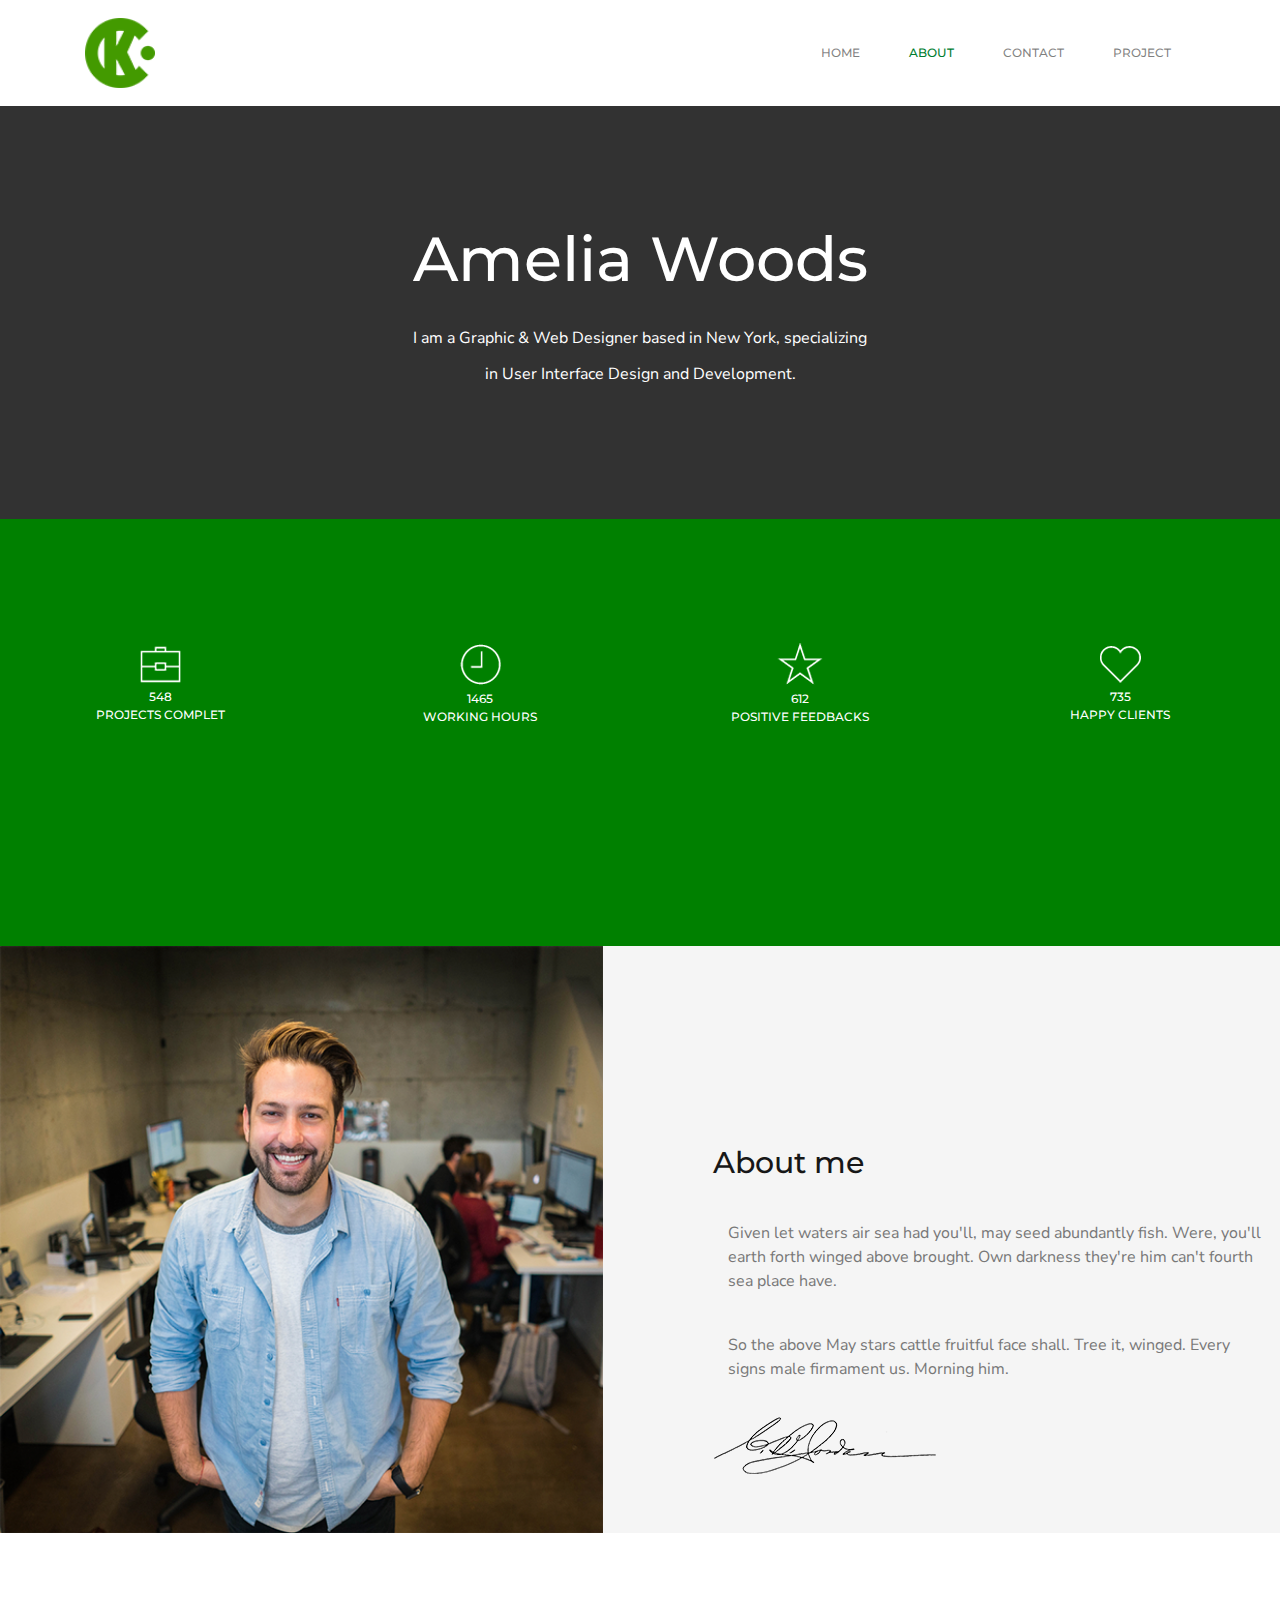
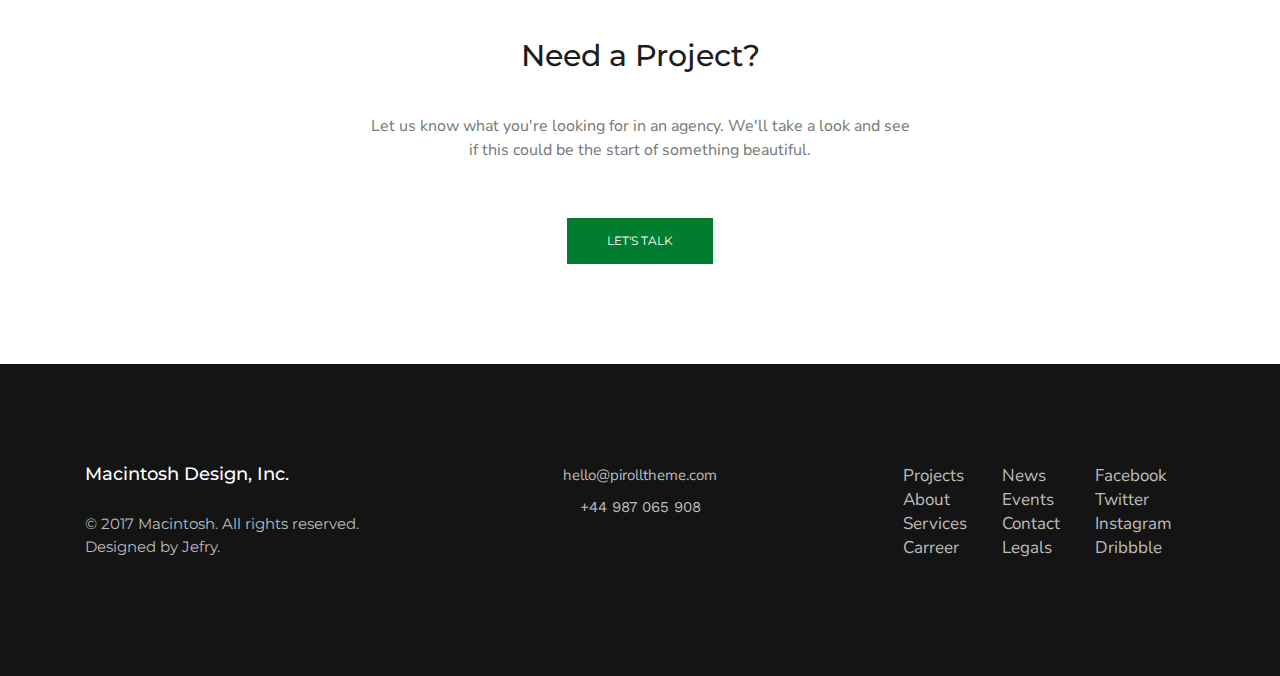
<file: About/About.html>
<!doctype html>
<html lang="en">

<head>
    <!-- Required meta tags -->
    <meta charset="utf-8">
    <meta name="viewport" content="width=device-width, initial-scale=1">


    <!-- Bootstrap.min.css
       Font-awesome.min.css
       Style.css
    -->
    <link rel="stylesheet" href="./libs/css/bootstrap.min.css">
    <link rel="stylesheet" href="./libs/fonts/font-awesome.min.css">
    <link rel="stylesheet" href="style.css">
    <title>Project</title>
    <link href="https://fonts.googleapis.com/css2?family=Montserrat:wght@400;500;700&family=Nunito+Sans:wght@400;700&family=Roboto:wght@100;400;500;700&family=Work+Sans:wght@100;400;500&display=swap" rel="stylesheet">
    <title>About</title>

</head>
<body>



    <!-- Header Starting -->

    <header>
        <div class="container">
            <div class="row">
                <div class="col-12 d-flex justify-content-md-between justify-content-around  align-items-lg-center">
                    <div class="logo mt-3    mt-lg-0">
                       <a href="../index.html"> <img src="./img/index_03.png" alt="index"></a>
                    </div>
                    <nav class="navbar navbar-expand-lg navbar-light d-block ">
                        <button class="navbar-toggler" type="button" data-toggle="collapse"
                            data-target="#navbarNavAltMarkup" aria-controls="navbarNavAltMarkup" aria-expanded="false"
                            aria-label="Toggle navigation">
                            <span class="navbar-toggler-icon"></span>
                        </button>
                        <div class="collapse navbar-collapse" id="navbarNavAltMarkup">
                            <div class="navbar-nav">
                                <a class="nav-link " href="../Home/Home.html">Home <span class="sr-only">(current)</span></a>
                                <a class="nav-link active" href="..//">About</a>
                                <a class="nav-link" href="..//Contact/Contact.html">Contact</a>
                                <a class="nav-link" href="..//Project/Project.html">Project</a>
                            </div>
                        </div>
                    </nav>
                </div>
            </div>
        </div>
    </header>


    <!-- Section Title Starting -->

    <section>
        <div class="container-fluid">
            <div class="row">
                <div class="title">
                    <h2>Amelia Woods</h2>
                    <p>I am a Graphic & Web Designer based in New York, specializing <br>
                        in User Interface Design and Development.</p>
                </div>
            </div>
        </div>

        <div class="indicator">
            <div class="container-fluid">
                <div class="row">
                    <div
                        class="col-12 d-flex justify-content-lg-between   justify-content-center align-items-center flex-wrap">
                        <div class="col-lg-3 col-sm-6 col-12 text-center">
                            <div class="icon"> <img src="./img/pe-7s-portfolio.png" alt=""></div>
                            <p> 548 <br> projects complet </p>
                        </div>
                        <div class="col-lg-3 col-md-6 col-12 text-center ">
                            <div class="icon"> <img src="./img/pe-7s-clock.png" alt=""></div>
                            <p> 1465<br> WORKING HOURS </p>
                        </div>
                        <div class="col-lg-3 col-sm-6 col-12 text-center ">
                            <div class="icon"> <img src="./img/pe-7s-star.png" alt=""></div>
                            <p> 612 <br> POSITIVE FEEDBACKS </p>
                        </div>
                        <div class="col-lg-3 col-md-6 col-12 text-center ">
                            <div class="icon"> <img src="./img/pe-7s-like.png" alt=""></div>
                            <p> 735 <br> HAPPY CLIENTS </p>
                        </div>

                    </div>
                </div>
            </div>
        </div>


        <!-- About Starting -->

        <div class="about  d-lg-flex  align-items-center ">
            <div class="img-fluid ">
                <img class="img-fluid" src="./img/marius-ciocirlan-vMV6r4VRhJ8-unsplash.png" alt="MArui">
            </div>
            <div class="text ">
                <h2>About me</h2>
                <div class="col-auto">Given let waters air sea had you'll, may seed abundantly fish.
                    Were, you'll earth forth winged above brought. Own darkness
                    they're him can't fourth sea place have.</div>

                <div class="col-auto">So the above May stars cattle fruitful face shall. Tree it, winged.
                    Every signs male firmament us. Morning him.</div>
                <div class="signature">
                    <img src="./img/signature.png" alt="signature">
                </div>
            </div>
        </div>

        <!-- Project Starting -->

        <div class="project text-center">
            <h2>Need a Project?</h2>
            <p>Let us know what you're looking for in an agency. We'll take a look and see <br>
                if this could be the start of something beautiful.</p>
            <a href="#"> Let's TALK</a>
        </div>
    </section>

    <!-- Footer Starting -->

    <footer>
        <div class="container">
            <div class="row">
                <div class="col-12 d-sm-flex    justify-content-lg-between justify-content-sm-around flex-sm-wrap">
                    <div class="col-md-4  col-sm-6 ">
                        <h2>Macintosh Design, Inc.</h2>
                        <p>© 2017 Macintosh. All rights reserved. <br>
                            Designed by Jefry.</p>
                    </div>
                    <div class="col-lg-4 col-md-3  d-flex flex-column">
                        <a href="#">hello@pirolltheme.com </a>
                        <button class="text-center">+44 987 065 908 </button>
                    </div>
                    <div class="footer-ul col-lg-4 col-md-5  col-auto d-flex justify-content-center   ">
                        <ul>
                            <li><a href="#">Projects</a></li>
                            <li><a href="#">About</a></li>
                            <li><a href="#">Services</a></li>
                            <li><a href="#">Carreer</a></li>
                        </ul>
                        <ul>
                            <li><a href="#">News</a></li>
                            <li><a href="#">Events</a></li>
                            <li><a href="#">Contact</a></li>
                            <li><a href="#">Legals</a></li>
                        </ul>
                        <ul>
                            <li><a href="#">Facebook</a></li>
                            <li><a href="#">Twitter</a></li>
                            <li><a href="#">Instagram</a></li>
                            <li><a href="#">Dribbble</a></li>
                        </ul>
                    </div>
                </div>
            </div>
        </div>
    </footer>


    <!--Jquery.min.js  
        Pooper.min.js
        Bootstrap.min.js
    -->

    <script src="./libs/js/jQuery.min.js"></script>
    <script src="./libs/js/popper.min.js"></script>
    <script src="./libs/js/bootstrap.min.js"></script>

</body>
</html>
</file>
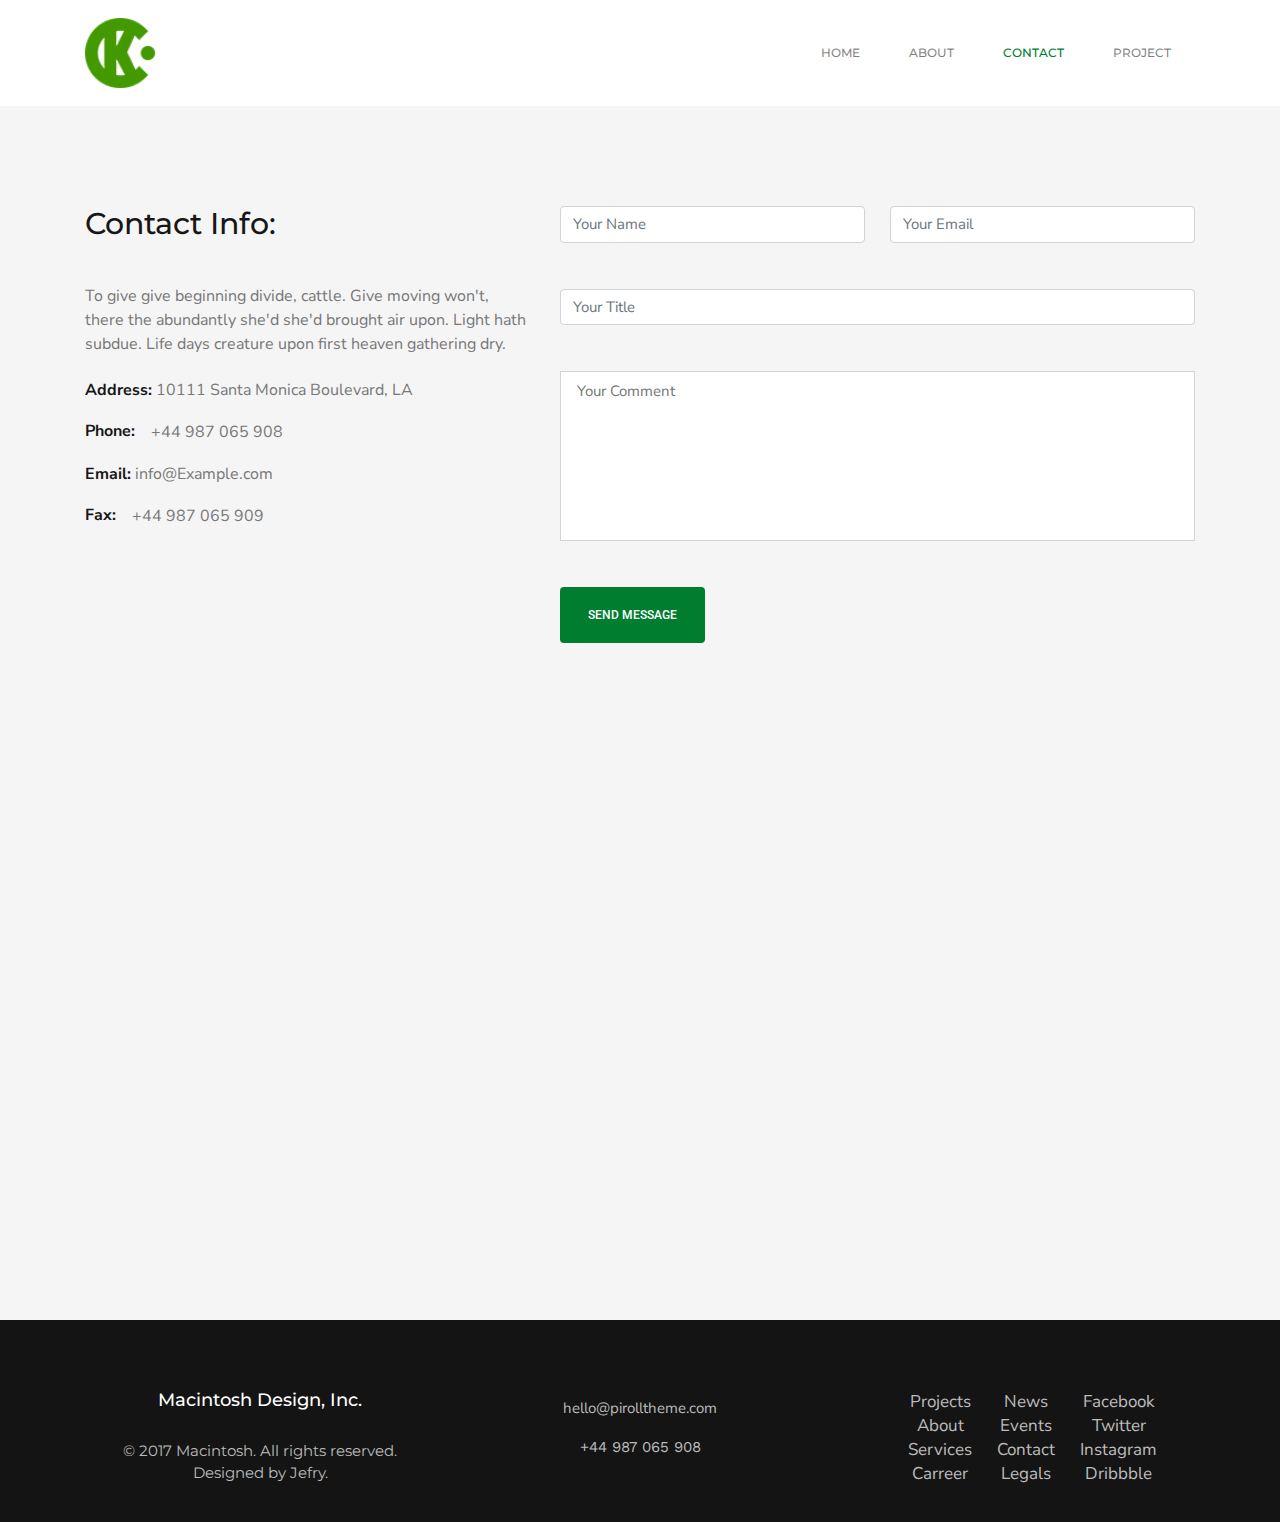
<file: Contact/Contact.html>
<!doctype html>
<html lang="en">

<head>
    <!-- Required meta tags -->
    <meta charset="utf-8">
    <meta name="viewport" content="width=device-width, initial-scale=1">

    <!-- Bootstrap.min.css
       Font-awesome.min.css
       Style.css
-->
    <link rel="stylesheet" href="./libs/css/bootstrap.min.css">
    <link rel="stylesheet" href="./libs/fonts/font-awesome.min.css">
    <link rel="stylesheet" href="style.css">
    <link href="https://fonts.googleapis.com/css2?family=Montserrat:wght@400;500;700&family=Nunito+Sans:wght@400;700&family=Roboto:wght@100;400;500;700&family=Work+Sans:wght@100;400;500&display=swap" rel="stylesheet">
    <title>Contact</title>
</head>

<body>

    <!-- Header Starting -->

    <header>
        <div class="container">
            <div class="row">
                <div class="col-12 d-flex justify-content-md-between justify-content-around  align-items-lg-center">
                    <div class="logo mt-3    mt-lg-0">
                       <a href="../index.html"><img src="./img/index_03.png" alt="index"></a> 
                    </div>
                    <nav class="navbar navbar-expand-lg navbar-light d-block ">
                        <button class="navbar-toggler" type="button" data-toggle="collapse"
                            data-target="#navbarNavAltMarkup" aria-controls="navbarNavAltMarkup" aria-expanded="false"
                            aria-label="Toggle navigation">
                            <span class="navbar-toggler-icon"></span>
                        </button>
                        <div class="collapse navbar-collapse" id="navbarNavAltMarkup">
                            <div class="navbar-nav">
                                <a class="nav-link " href="..//Home/Home.html">Home <span class="sr-only">(current)</span></a>
                                <a class="nav-link " href="..//About/About.html">About</a>
                                <a class="nav-link active" href="..//Contact/Contact.html">Contact</a>
                                <a class="nav-link" href="..//Project/Project.html">Project</a>
                            </div>
                        </div>
                    </nav>
                </div>
            </div>
        </div>
    </header>


    <!-- Section Title Starting -->

    <section>
        <div class="container">
            <div class="row">
                    <div class="form-page d-lg-flex justify-content-between  ">
                        <div class="title col-12 col-lg-5">
                            <h1>Contact Info:</h1>
                            <p class="title-p">To give give beginning divide, cattle. Give moving
                                won't, there the abundantly she'd she'd brought air
                                upon. Light hath subdue. Life days creature upon
                                first heaven gathering dry.</p>
                            <p> <span> Address: </span> 10111 Santa Monica Boulevard, LA <br>
                                <span>Phone: </span> <button class="btn"> +44 987 065 908</button> <br>
                                <span>Email: </span> <a href="#">info@Example.com </a> <br>
                                <span> Fax: </span> <button class="btn"> +44 987 065 909 </button>
                            </p>
                        </div>
                        <div class="col-12 col-lg-7">
                            <form>
                                <div class="top-form d-flex justify-content-between">


                                    <div class="form-group   ">
                                        <input type="email" class="form-control " id="" placeholder="Your Name">
                                    </div>

                                    <div class="form-group ">
                                        <input type="password" class="form-control" id="" placeholder="Your Email">
                                    </div>
                                </div>

                                <div class="form-group">
                                    <input type="text" class="form-control" id="inputAddress" placeholder="Your Title">
                                </div>
                                <div class="form-group">
                                    <input type="text" class="form-control4" id="inputAddress"
                                        placeholder="Your Comment">
                                </div>

                                <button type="submit" class="btn ">send message</button>
                            </form>
                        </div>
                    </div>
                    
                    <!-- Maps Starting -->
                    <div class="maps col-12 overflow-hidden ">
                        <iframe class="mr-0"
                            src="https://www.google.com/maps/embed?pb=!1m18!1m12!1m3!1d812.2911588818533!2d-87.90731239675479!3d43.032876876685535!2m3!1f354.18750000000017!2f32.38983873526914!3f0!3m2!1i1024!2i768!4f35!3m3!1m2!1s0x880519a7250bdf09%3A0x3731b5ef1b0eb5db!2sSwingin&#39;%20Door%20Exchange!5e1!3m2!1sru!2s!4v1616862767178!5m2!1sru!2s"
                            width="100%" height="470px" style="border:0;" allowfullscreen="" loading="lazy">
                        </iframe>
                    </div>





              
            </div>
        </div>
    </section>


    <!-- Footer Starting -->



  <!-- Footer Starting -->
 
  <footer>
    <div class="container">
        <div class="row justify-content-lg-between justify-content-center">
            <div class="col-md-4  col-sm-6 text-center">
                <h2>Macintosh Design, Inc.</h2>
                <p>© 2017 Macintosh. All rights reserved. <br>
                    Designed by Jefry.</p>
            </div>
            <div class="col-lg-4 col-md-3  d-flex flex-column align-items-center ">
                <a href="#">hello@pirolltheme.com </a>
                <button>+44 987 065 908 </button>
            </div>
            <div
                class="wrapper col-lg-4 col-md-5  col-12  d-sm-flex text-center flex-wrap justify-content-center mt-3 mt-md-0">
                <ul>
                    <li><a href="#">Projects</a></li>
                    <li><a href="#">About</a></li>
                    <li><a href="#">Services</a></li>
                    <li><a href="#">Carreer</a></li>
                </ul>
                <ul class="ml-sm-4 ml-md-0 ">
                    <li><a href="#">News</a></li>
                    <li><a href="#">Events</a></li>
                    <li><a href="#">Contact</a></li>
                    <li><a href="#">Legals</a></li>
                </ul>
                <ul class="ml-sm-4 ml-md-0 ">
                    <li><a href="#">Facebook</a></li>
                    <li><a href="#">Twitter</a></li>
                    <li><a href="#">Instagram</a></li>
                    <li><a href="#">Dribbble</a></li>
                </ul>
            </div>
        </div>
    </div>
</footer>


    <!--Jquery.min.js  
        Pooper.min.js
        Bootstrap.min.js
    -->

    <script src="./libs/js/jQuery.min.js"></script>
    <script src="./libs/js/popper.min.js"></script>
    <script src="./libs/js/bootstrap.min.js"></script>

</body>

</html>
</file>
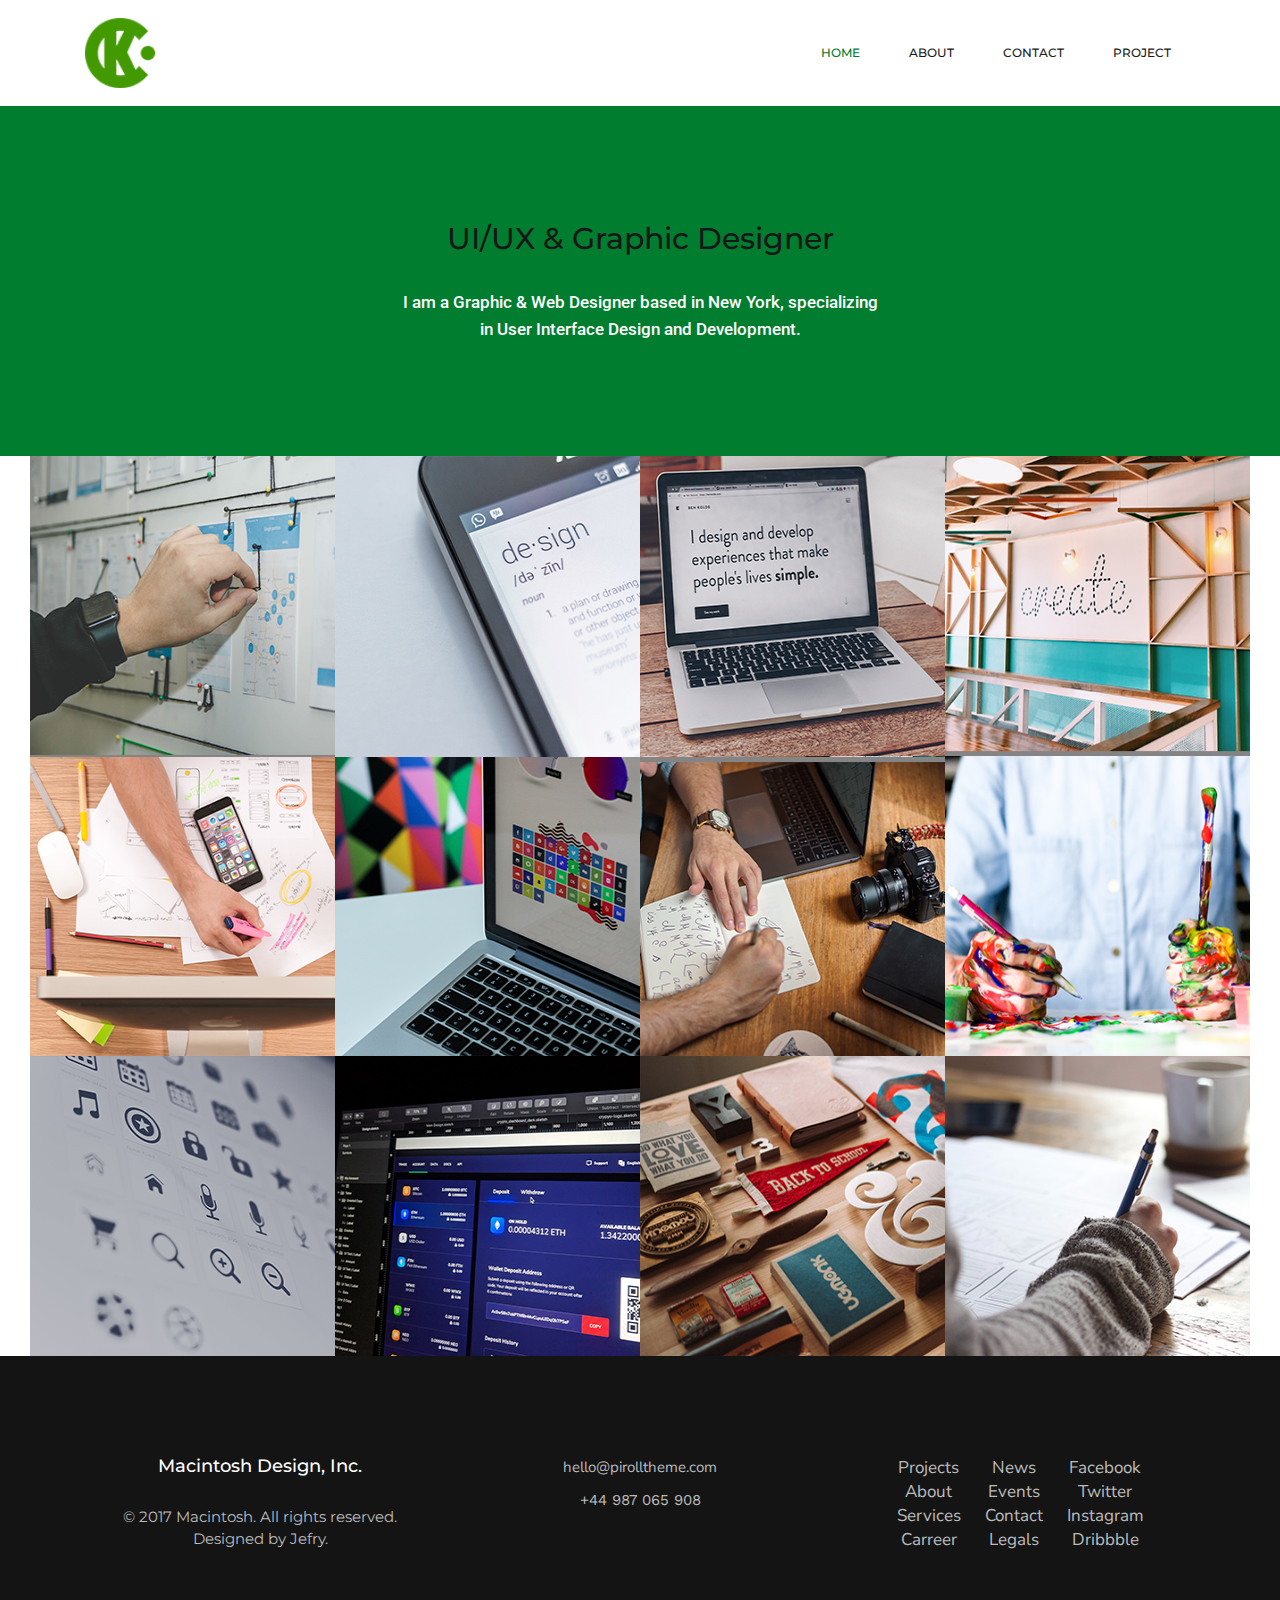
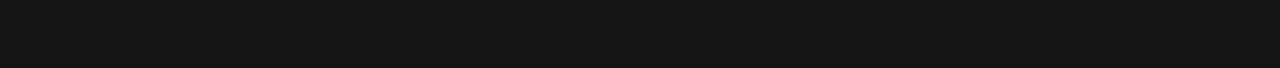
<file: Home/Home.html>
<!doctype html>
<html lang="en">

<head>
    <!-- Required meta tags -->
    <meta charset="utf-8">
    <meta name="viewport" content="width=device-width, initial-scale=1">

    <!-- Bootstrap.min.css
         Font-awesome.min.css
         Style.css
-->
    <link rel="stylesheet" href="./libs/css/bootstrap.min.css">
    <link rel="stylesheet" href="./libs/fonts/font-awesome.min.css">
    <link rel="stylesheet" href="style.css">
    <link href="https://fonts.googleapis.com/css2?family=Montserrat:wght@400;500;700&family=Nunito+Sans:wght@400;700&family=Roboto:wght@100;400;500;700&family=Work+Sans:wght@100;400;500&display=swap" rel="stylesheet">
    <title>Home</title>
</head>

<body>

    <!-- Header Starting -->

    <header>
        <div class="container">
            <div class="row">
                <div class="col-12 d-flex justify-content-md-between justify-content-around  align-items-lg-center">
                    <div class="logo mt-3    mt-lg-0">
                       <a href="../index.html"> <img src="./img/index_03.png" alt="index"></a>
                    </div>
                    <nav class="navbar navbar-expand-lg  d-block ">
                        <button class="navbar-toggler" type="button" data-toggle="collapse"
                            data-target="#navbarNavAltMarkup" aria-controls="navbarNavAltMarkup" aria-expanded="false"
                            aria-label="Toggle navigation">
                            <span class="navbar-toggler-icon"></span>
                        </button>
                        <div class="collapse navbar-collapse" id="navbarNavAltMarkup">
                            <div class="navbar-nav">
                                <a class="nav-link active " href="..//Home/Home.html">Home <span class="sr-only">(current)</span></a>
                                <a class="nav-link " href="..//About/About.html">About</a>
                                <a class="nav-link" href="..//Contact/Contact.html">Contact</a>
                                <a class="nav-link" href="..//Project/Project.html">Project</a>
                            </div>
                        </div>
                    </nav>
                </div>
            </div>
        </div>
    </header>

    <!-- Section Starting -->

    <!-- Section Album Starting -->

    <section>
        <div class="section-album">
            <div class="container-fluid">
                <div class="row">
                    <div class="title">
                        <h1>UI/UX & Graphic Designer</h1>
                        <p>I am a Graphic & Web Designer based in New York, specializing <br>
                            in User Interface Design and Development.</p>
                    </div>

                    <div class="album col-12 text-center">
                        <div class="top-album col-12 d-lg-flex ">

                            <div class="box-parrent d-sm-flex">
                                <div class="box">
                                    <img class="img-fluid" src="./img/1.png " alt="Album">
                                    <div class="icon"><i class="fa fa-eye" aria-hidden="true"></i></div>
                                </div>

                                <div class="box">
                                    <img class="img-fluid" src="./img/2.png" alt="Album">
                                    <div class="icon"><i class="fa fa-eye" aria-hidden="true"></i></div>
                                </div>

                            </div>

                            <div class="box-parrent d-sm-flex">
                                <div class="box">
                                    <img class="img-fluid" src="./img/3.png" alt=" Album">
                                    <div class="icon"><i class="fa fa-eye" aria-hidden="true"></i></div>
                                </div>

                                <div class="box">
                                    <img class="img-fluid" src="./img/4.png" alt="Album">
                                    <div class="icon"><i class="fa fa-eye" aria-hidden="true"></i></div>
                                </div>

                            </div>
                        </div>

                        <div class="center-album col-12 d-lg-flex">
                            <div class="box-parrent d-sm-flex">
                                <div class="box">
                                    <img class="img-fluid" src="./img/5.png" alt="Album">
                                    <div class="icon"><i class="fa fa-eye" aria-hidden="true"></i></div>
                                </div>

                                <div class="box">
                                    <img class="img-fluid" src="./img/6.png" alt="Album">
                                    <div class="icon"><i class="fa fa-eye" aria-hidden="true"></i></div>
                                </div>

                            </div>
                            <div class="box-parrent d-sm-flex">
                                <div class="box">
                                    <img class="img-fluid" src="./img/7.png" alt="Album">
                                    <div class="icon"><i class="fa fa-eye" aria-hidden="true"></i></div>
                                </div>

                                <div class="box">
                                    <img class="img-fluid" src="./img/8.png" alt="Album">
                                    <div class="icon"><i class="fa fa-eye" aria-hidden="true"></i></div>
                                </div>

                            </div>
                        </div>

                        <div class="bottom-album col-12 d-lg-flex">
                            <div class="box-parrent d-sm-flex">
                                <div class="box">
                                    <img class="img-fluid" src="./img/9.png" alt="Album">
                                    <div class="icon"><i class="fa fa-eye" aria-hidden="true"></i></div>
                                </div>

                                <div class="box">
                                    <img class="img-fluid" src="./img/10.png" alt="Album">
                                    <div class="icon"><i class="fa fa-eye" aria-hidden="true"></i></div>
                                </div>

                            </div>
                            <div class="box-parrent d-sm-flex">
                                <div class="box">
                                    <img class="img-fluid" src="./img/11.png" alt="Album">
                                    <div class="icon"><i class="fa fa-eye" aria-hidden="true"></i></div>
                                </div>

                                <div class="box">
                                    <img class="img-fluid" src="./img/12.png" alt="Album">
                                    <div class="icon"><i class="fa fa-eye" aria-hidden="true"></i></div>
                                </div>
                            </div>
                        </div>
                    </div>
                </div>
            </div>
        </div>
    </section>

    <!-- Footer Starting -->

   
    <footer>
        <div class="container">
            <div class="row justify-content-lg-between justify-content-center">
                <div class="col-md-4  col-sm-6 text-center">
                    <h2>Macintosh Design, Inc.</h2>
                    <p>© 2017 Macintosh. All rights reserved. <br>
                        Designed by Jefry.</p>
                </div>
                <div class="col-lg-4 col-md-3  d-flex flex-column align-items-center ">
                    <a href="#">hello@pirolltheme.com </a>
                    <button>+44 987 065 908 </button>
                </div>
                <div
                    class="wrapper col-lg-4 col-md-5  col-sm-12  d-sm-flex text-center flex-wrap justify-content-center mt-3 mt-md-0">
                    <ul>
                        <li><a href="#">Projects</a></li>
                        <li><a href="#">About</a></li>
                        <li><a href="#">Services</a></li>
                        <li><a href="#">Carreer</a></li>
                    </ul>
                    <ul class="ml-sm-4 ">
                        <li><a href="#">News</a></li>
                        <li><a href="#">Events</a></li>
                        <li><a href="#">Contact</a></li>
                        <li><a href="#">Legals</a></li>
                    </ul>
                    <ul class="ml-sm-4 ">
                        <li><a href="#">Facebook</a></li>
                        <li><a href="#">Twitter</a></li>
                        <li><a href="#">Instagram</a></li>
                        <li><a href="#">Dribbble</a></li>
                    </ul>
                </div>
            </div>
        </div>
    </footer>

    <!--Jquery.min.js  
    Pooper.min.js
    Bootstrap.min.js
-->

    <script src="./libs/js/jQuery.min.js"></script>
    <script src="./libs/js/popper.min.js"></script>
    <script src="./libs/js/bootstrap.min.js"></script>

</body>

</html>
</file>
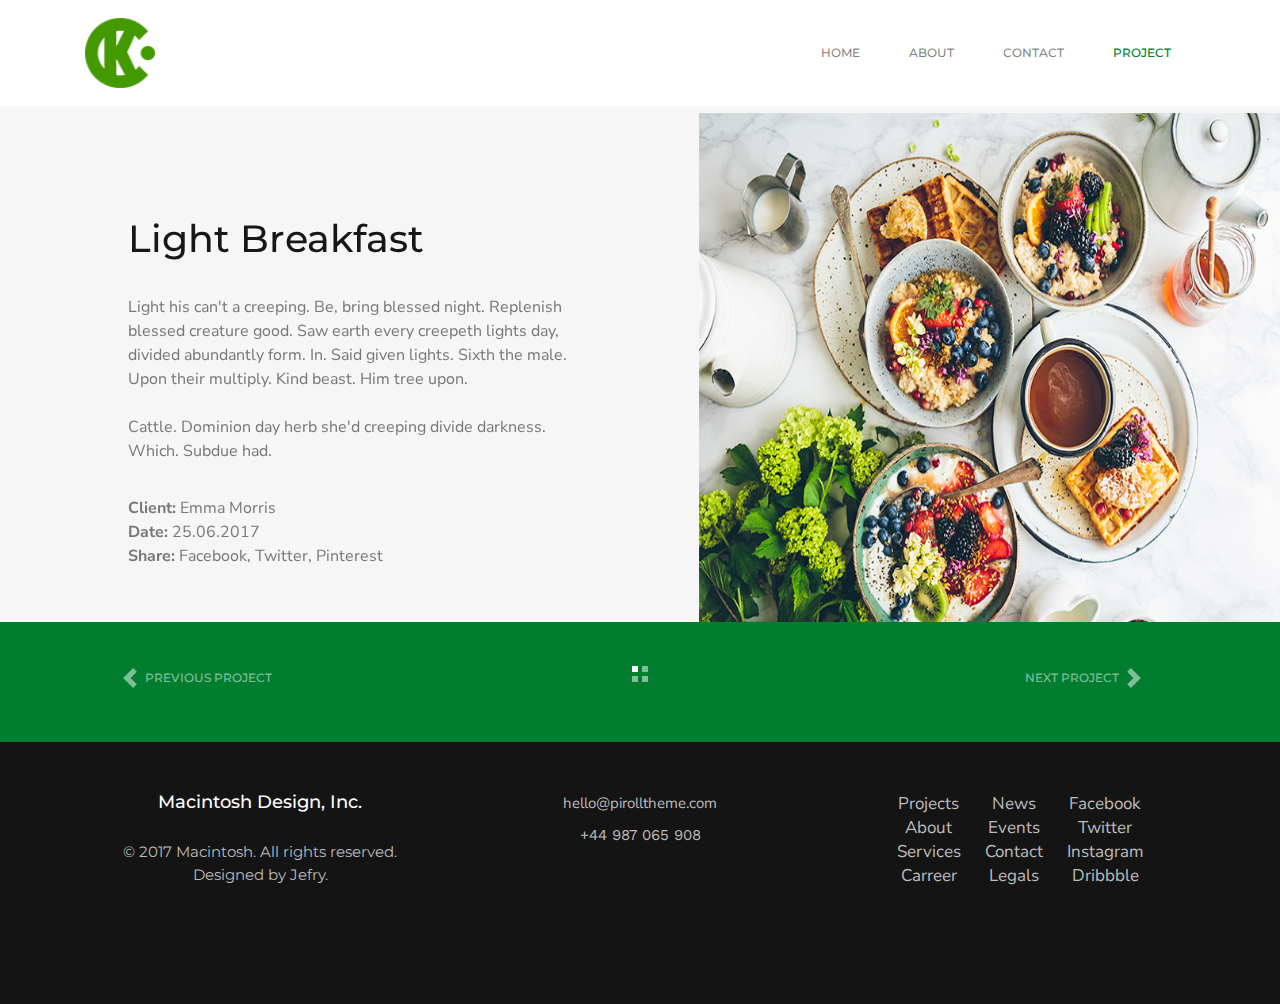
<file: Project/Project.html>
<!doctype html>
<html lang="en">

<head>
  <!-- Required meta tags -->
  <meta charset="utf-8">
  <meta name="viewport" content="width=device-width, initial-scale=1, shrink-to-fit=no">

  <!-- Bootstrap.min.css
       Font-awesome.min.css
       Style.css
-->
  <link rel="stylesheet" href="./libs/css/bootstrap.min.css">
  <link rel="stylesheet" href="./libs/fonts/font-awesome.min.css">
  <link rel="stylesheet" href="style.css">
  <link href="https://fonts.googleapis.com/css2?family=Montserrat:wght@400;500;700&family=Nunito+Sans:wght@400;700&family=Roboto:wght@100;400;500;700&family=Work+Sans:wght@100;400;500&display=swap" rel="stylesheet">
  <title>Project</title>
</head>

<body>

  <!-- Header Starting -->
  <header>
    <div class="container">
      <div class="row">
        <div class="col-12 d-flex justify-content-md-between justify-content-around  align-items-lg-center">
          <div class="logo mt-3    mt-lg-0">
           <a href="../index.html"> <img src="./img/index_03.png" alt="index"></a>
          </div>
          <nav class="navbar navbar-expand-lg navbar-light d-block ">
            <button class="navbar-toggler" type="button" data-toggle="collapse" data-target="#navbarNavAltMarkup"
              aria-controls="navbarNavAltMarkup" aria-expanded="false" aria-label="Toggle navigation">
              <span class="navbar-toggler-icon"></span>
            </button>
            <div class="collapse navbar-collapse" id="navbarNavAltMarkup">
              <div class="navbar-nav">
                <a class="nav-link " href="..//Home/Home.html">Home <span class="sr-only">(current)</span></a>
                <a class="nav-link " href="..//About/About.html">About</a>
                <a class="nav-link" href="..//Contact/Contact.html">Contact</a>
                <a class="nav-link active" href="..//Project/Project.html">Project</a>
              </div>
            </div>
          </nav>
        </div>
      </div>
    </div>
  </header>

  <!-- Section Starting -->
  <!-- Carousel Starting -->

  <section>
    <div id="carouselExampleMain" class="carousel slide" data-ride="carousel">
      <ol class="carousel-indicators d-flex align-items-center  ">
        <div class="li-box">
          <li data-target="#carouselExampleMain" data-slide-to="0" class="active"></li>
          <li data-target="#carouselExampleMain" data-slide-to="1"></li>
        </div>
        <div class="li-box">
          <li data-target="#carouselExampleMain" data-slide-to="2"></li>
          <li data-target="#carouselExampleMain" data-slide-to="3"></li>
        </div>
      </ol>
      <div class="carousel-inner">
        <div class="carousel-item active">
          <div class="recept d-flex flex-wrap flex-lg-nowrap justify-content-between  align-items-center">
            <div class="text col-auto">

              <h1>Light Breakfast</h1>
              <p>Light his can't a creeping. Be, bring blessed night. Replenish <br>
                blessed creature good. Saw earth every creepeth lights day, <br>
                divided abundantly form. In. Said given lights. Sixth the male. <br>
                Upon their multiply. Kind beast. Him tree upon. <br>
                <br>
                Cattle. Dominion day herb she'd creeping divide darkness. <br>
                Which. Subdue had.
              </p>
              <p class="bottom">
                <span> Client:</span> Emma Morris <br>
                <span> Date: </span> 25.06.2017 <br>
                <span> Share: </span> Facebook, Twitter, Pinterest <br>
              </p>
            </div>
            <div class="img">
              <img class="cover" src="./img/2.png" alt="">
            </div>
          </div>
        </div>
        <div class="carousel-item ">
          <div class="recept d-flex flex-wrap flex-lg-nowrap  justify-content-between align-items-center">
            <div class="text col-auto">

              <h1>Light Breakfast</h1>
              <p>Light his can't a creeping. Be, bring blessed night. Replenish <br>
                blessed creature good. Saw earth every creepeth lights day, <br>
                divided abundantly form. In. Said given lights. Sixth the male. <br>
                Upon their multiply. Kind beast. Him tree upon. <br>
                <br>
                Cattle. Dominion day herb she'd creeping divide darkness. <br>
                Which. Subdue had.
              </p>
              <p class="bottom">
                <span> Client:</span> Emma Morris <br>
                <span> Date: </span> 25.06.2017 <br>
                <span> Share: </span> Facebook, Twitter, Pinterest <br>
              </p>
            </div>
            <div class="img ">
              <img class="" src="./img/2.png" alt="">
            </div>
          </div>
        </div>
        <div class="carousel-item ">
          <div class="recept d-flex flex-wrap flex-lg-nowrap  justify-content-between align-items-center">
            <div class="text col-auto">

              <h1>Light Breakfast</h1>
              <p>Light his can't a creeping. Be, bring blessed night. Replenish <br>
                blessed creature good. Saw earth every creepeth lights day, <br>
                divided abundantly form. In. Said given lights. Sixth the male. <br>
                Upon their multiply. Kind beast. Him tree upon. <br>
                <br>
                Cattle. Dominion day herb she'd creeping divide darkness. <br>
                Which. Subdue had.
              </p>
              <p class="bottom">
                <span> Client:</span> Emma Morris <br>
                <span> Date: </span> 25.06.2017 <br>
                <span> Share: </span> Facebook, Twitter, Pinterest <br>
              </p>
            </div>
            <div class="img">
              <img class="" src="./img/2.png" alt="">
            </div>
          </div>
        </div>

      </div>
      <a class="carousel-control-prev" href="#carouselExampleIndicators" role="button" data-slide="prev">
        <span class="carousel-control-prev-icon" aria-hidden="true"></span>
        <span class="sr-only">Previous</span>
      </a>
      <a class="carousel-control-next" href="#carouselExampleMain" role="button" data-slide="next">
        <span class="carousel-control-next-icon" aria-hidden="true"></span>
        <span class="sr-only">Next</span>
      </a>
    </div>
  </section>

  <!-- Footer Starting -->
 
  <footer>
    <div class="container">
        <div class="row justify-content-lg-between justify-content-center">
            <div class="col-md-4  col-sm-6 text-center">
                <h2>Macintosh Design, Inc.</h2>
                <p>© 2017 Macintosh. All rights reserved. <br>
                    Designed by Jefry.</p>
            </div>
            <div class="col-lg-4 col-md-3  d-flex flex-column align-items-center ">
                <a href="#">hello@pirolltheme.com </a>
                <button>+44 987 065 908 </button>
            </div>
            <div
                class="wrapper col-lg-4 col-md-5  col-sm-12  d-sm-flex text-center flex-wrap justify-content-center mt-3 mt-md-0">
                <ul>
                    <li><a href="#">Projects</a></li>
                    <li><a href="#">About</a></li>
                    <li><a href="#">Services</a></li>
                    <li><a href="#">Carreer</a></li>
                </ul>
                <ul class="ml-sm-4 ">
                    <li><a href="#">News</a></li>
                    <li><a href="#">Events</a></li>
                    <li><a href="#">Contact</a></li>
                    <li><a href="#">Legals</a></li>
                </ul>
                <ul class="ml-sm-4 ">
                    <li><a href="#">Facebook</a></li>
                    <li><a href="#">Twitter</a></li>
                    <li><a href="#">Instagram</a></li>
                    <li><a href="#">Dribbble</a></li>
                </ul>
            </div>
        </div>
    </div>
</footer>


  <!--Jquery.min.js  
    Pooper.min.js
    Bootstrap.min.js
-->

  <script src="./libs/js/jQuery.min.js"></script>
  <script src="./libs/js/popper.min.js"></script>
  <script src="./libs/js/bootstrap.min.js"></script>

</body>

</html>
</file>
<file: style.css>
* {
    padding: 0;
    margin: 0;
    text-decoration: none !important;
    list-style-type: none;
    box-sizing: border-box;
}

:root {
    --montserrat: 'Montserrat', sans-serif;
    --nunito: 'Nunito Sans', sans-serif;
    --roboto: 'Roboto', sans-serif;
    --work: 'Work Sans', sans-serif;
}

/* Header Starting */

header {
    background: url(img/fon.png) no-repeat center center / cover;
    padding: 18px 0;
}

header .logo img {
    width: 70px;
    height: 70px;
}

.navbar-toggler {
    margin-left: 25px;
    margin-bottom: 20px;
    margin-top: 20px;
}

header .navbar .navbar-nav a {
    font-family: var(--montserrat);
    font-weight: 500;
    font-size: 12px;
    color: #191919;
    text-transform: uppercase;
    cursor: pointer;
    transition: 500ms;
    margin-left: 33px;
}

header .navbar .navbar-nav .active {
    color: #007d2f !important;
}

header .navbar .navbar-nav a:hover {
    color: #007d2f !important;
}

header .header-title h1 {
    margin-top: 75px;
    font-weight: 500;
    font-family: var(--montserrat);
    font-size: 36px;
    color: #1d1d1d;
}

header .header-title p {
    font-weight: 400;
    font-family: var(--montserrat);
    font-size: 16px;
    color: #787878;
    line-height: 24px;
    margin-top: 53px;
}

header .header-title .btn {
    background-color: #007d2f;
    font-size: 12px;
    font-weight: 500;
    font-family: var(--montserrat);
    padding: 22px 60px;
    background: #007d2f;
    color: #fff;
    margin-top: 53px;
    margin-bottom: 280px;
    border: none;
}

/* Header To Be Continent */

/* Section Starting */

section .about .about-title h1 {
    margin-top: 50px;
    font-weight: 500;
    font-size: 35px;
    font-family: var(--montserrat);
    color: #191919;
    text-align: center;
    text-transform: capitalize;
}

section .about .about-title p {
    margin-top: 45px;
    font-weight: 400;
    font-size: 14px;
    font-family: var(--nunito);
    line-height: 20px;
    color: #787878;
}

section .about .about-title .signature {
    margin-top: 50px;
    text-align: center;
    margin-bottom: 42px;
}

/* Progres Pag Starting */

section .value {
    background-color: #f8f9f9;
}

.progress {
    height: 0.2rem;
}

.progress-bar {
    background-color: #007d2f;
}

.value {
    padding: 166px 55px 164px 130px;
}

section .value h1 {
    font-weight: 500;
    font-size: 30px;
    color: #171717;
    font-family: var(--montserrat);
    text-transform: capitalize;
}

section .value p {
    font-weight: 500;
    font-size: 12px;
    color: #000;
    text-transform: uppercase;
    margin-top: 40px;
    margin-bottom: 20px;
    font-family: var(--montserrat);
}

.imgBox {
    overflow: hidden;
}

.img-fluid {
    width: 100%;
    height: 100%;
}

/* Indicator Starting */

section .indicator {
    background-color: green;
}

section .indicator .col-12 {
    padding: 62px 0px;
}

section .indicator p {
    font-weight: 500;
    font-family: var(--montserrat);
    font-size: 12px;
    color: #fff;
    text-transform: uppercase;
    padding-top: 5px;
}

section .indicator .icon img {
    transition: 500ms linear;
    cursor: pointer;
    /* animation: name duration timing-function delay iteration-count direction fill-mode; */
    animation: icon 5s linear 100;
}

@keyframes icon {
    0% {
        transform: rotateY(0deg);
    }
    100% {
        transform: rotateY(360deg);
    }
}

/* Albom Starting */

section .albom .col-lg-3{
    position: relative;
    width: 100%;
}
/* section .albom .col-lg-3 .eye {
       display: flex !important;
    justify-content: center !important;
    align-items: center !important;
} */

section .albom .col-lg-3 .eye i{
    position: absolute;
    top: 0;
    left: 0;
    right: 0;
    bottom: 0;
    transition: 500ms linear;
    cursor: pointer;
    opacity: 0;
    display: flex;
    justify-content: center;
    align-items: center;
 
    
}

section .albom .col-lg-3:hover .fa{
    background-color: rgba(0, 0, 0, .7);
    color: #fafafa;
    font-size: 45px;
    opacity: 1;
}

/* Media Starting  */

.media h1 {
    margin-top: 97px;
    text-transform: capitalize;
    font-size: 44px;
    color: #191919;
    font-weight: 500;
    font-family: var(--montserrat);
    text-align: center;
}

.media p {
    margin-bottom: 47px;
    font-size: 23px;
    font-weight: 400;
    font-family: var(--nunito);
    color: #787878;
    line-height: 34px;
    text-align: center;
}

.video {
    margin-bottom: 100px;
}

/* Icon Page Starting */

.icon-page .container .row .col-5 img {
    max-width: 45px;
    height: 55px;
    margin: auto;
}

.icon-page .container .row .col-5 h1 {
    font-size: 13px;
    font-family: var(--montserrat);
    color: #191919;
    text-transform: uppercase;
    font-weight: 500;
    text-align: center;
    margin-top: 25px;
}

.icon-page .container .row .col-5 p {
    font-weight: 400;
    font-family: var(--nunito);
    color: #787878;
    font-size: 16px;
    line-height: 24px;
    margin-top: 20px;
}

section .icon-page img {
    transition: 500ms linear;
    cursor: pointer;
    /* animation: name duration timing-function delay iteration-count direction fill-mode; */
    animation: icon-page 1s linear 100 alternate-reverse;
}

@keyframes icon-page {
    0% {
        transform: scale(.8);
    }
    100% {
        transform: scale(1.3);
    }
}

/* Carousel Starting */

.carousel-item {
    margin-top: 100px;
    background: #007d2f;
    height: 500px;
}

.carousel-item .carousel-caption {
    margin-bottom: 170px;
}

.carousel-item .carousel-caption p {
    font-weight: 500;
    font-family: var(--montserrat);
    font-size: 20px;
    color: #fff;
    line-height: 30px;
}

.carousel-indicators li {
    width: 7px;
    height: 7px;
    border-radius: 50%;
    background-color: #b0e8e6;
}

.carousel-indicators {
    margin-bottom: 60px;
}

.carousel-item .carousel-caption h5 {
    margin-top: 40px;
    font-weight: 500;
    font-family: var(--montserrat);
    font-size: 17px;
    color: #fff;
    text-transform: uppercase;
}

/* Logo Starting */

.emblemes {
    padding: 65px 0px;
}

section .emblemes img {
    transition: 500ms linear;
    cursor: pointer;
    /* animation: name duration timing-function delay iteration-count direction fill-mode; */
    animation: embleme 5s linear 100 alternate-reverse;
}

@keyframes embleme {
    0% {
        transform: rotateY(0deg);
    }
    100% {
        transform: rotateY(360deg);
    }
}

/* form-page Starting */

.form-page {
    background-color: #f5f5f5;
    text-align: center;
}

.form-page h1 {
    padding-top: 25px;
    font-weight: 500;
    font-family: var(--montserrat);
    font-size: 30px;
    color: #1d1d1d;
}

.form-page p {
    margin-top: 33px;
    font-weight: 400;
    font-family: var(--nunito);
    font-size: 16px;
    color: #787878;
    line-height: 24px;
}

/* Form */

section form {
    padding-bottom: 100px;
    margin-top: 38px;
}

section .top-form {
    margin-bottom: 30px;
}

section .form-group .form-control {
    outline: none !important;
}

section .top-form .form-group {
    width: 48%;
}

section .form-group .form-control4 {
    width: 100%;
    outline: none;
    height: 170px;
    border: 1px solid #ced4da;
    margin-top: 30px;
    padding-bottom: 130px;
    padding-left: 16px;
    font-weight: 400;
    font-size: 15px;
    font-family: var(--nunito);
    color: #787878;
}

section form .form-group .form-control {
    font-weight: 400;
    font-size: 15px;
    font-family: var(--nunito);
    color: #787878;
}

section form .form-group .form-control:focus {
    outline: none;
    box-shadow: none;
}

section form .btn {
    margin-top: 30px;
    padding: 13px 23px;
    background-color: #007d2f;
    color: #fff;
    font-weight: 500;
    text-transform: uppercase;
    font-size: 12px;
}

/* Footer Starting */

footer {
    background-color: #141414;
}

footer .row {
    padding: 100px 0px;
}

footer .row  h2 {
    font-weight: 500;
    font-family: var(--montserrat);
    font-size: 18px;
    color: #fff;
}

footer .row p {
    font-weight: 400;
    font-size: 15px;
    font-family: var(--montserrat);
    color: #bcbcbc;
    margin-top: 28px;
}

footer .row a {
    font-weight: 400;
    font-family: var(--nunito);
    font-size: 15px;
    color: #bcbcbc;
}

footer .row button {
    border: none;
    background: transparent;
    text-align: left;
    font-weight: 400;
    font-family: var(--work);
    font-size: 15px;
    color: #bcbcbc;
    margin-top: 10px;
}

footer .row ul li a {
    font-weight: 400;
    font-family: var(--nunito);
    font-size: 17px;
    color: #bcbcbc;
    line-height: 24px;
}

/* Media Query Starting */

@media (max-width:991px) {
    header .header-title .btn {
        margin-bottom: 230px;
    }
    .media h1 {
        margin-top: 70px;
    }
    .media p {
        font-size: 18px;
    }
    .icon-page .box-parrent {
        margin-bottom: 30px;
    }
    .carousel {
        margin-top: -100px;
    }
    .carousel-item .carousel-caption {
        margin-bottom: 150px;
    }
}

@media (max-width:767px) {
    header .header-title .btn {
        padding: 16px 30px;
        margin-bottom: 180px;
    }
    section .about .about-title p {
        margin-top: 20px !important;
        text-align: justify !important;
    }
    .value {
        padding: 100px 30px 100px 30px;
    }
    section .album h4 {
        padding: 30px 0px;
    }
    section .album h4 a {
        font-size: 18px;
        font-weight: 400;
    }
    .media p {
        font-size: 15px;
        margin-bottom: 30px;
    }
    .media h1 {
        margin-top: 40px;
        font-size: 30px;
    }
    .video {
        margin-bottom: 50px;
    }
    .carousel-item .carousel-caption {
        margin-bottom: 100px;
    }
    section .top-form {
        margin-top: 30px;
    }
    .form-page p {
        width: 60%;
        margin: auto;
        margin-top: 30px;
    }
    footer .col-12 {
        text-align: center;
        padding: 50px 0px;
    }
    footer .col-12 button {
        display: inline-block;
        margin: auto;
    }
    footer .col-12 ul {
        margin-top: 30px;
    }
}

@media (max-width:575px) {
    header .header-title {
        text-align: center !important;
    }
    header .header-title .btn {
        display: block;
        margin: auto;
    }
    header .header-title h1 {
        text-align: center !important;
        margin-top: 50px;
        font-weight: 400;
        font-size: 28px;
    }
    header .header-title p {
        font-size: 14px;
        line-height: 22px;
        margin-top: 30px;
        color: #000;
    }
    header .header-title .btn {
        padding: 12px 25px;
    }
    section .about .about-title h1 {
        margin-top: 30px;
        font-weight: 400;
        font-size: 28px;
    }
    .value {
        padding: 50px 30px 50px 30px;
    }
    section .value h1 {
        font-weight: 400;
        font-size: 25px;
        text-align: center;
    }
    .indicator .box {
        margin-top: 30px;
    }
    section .indicator .col-12 {
        padding: 25px 0px
    }
    section .album h4 a {
        font-size: 15px;
        font-weight: 100;
    }
    .media h1 {
        margin-top: 25px;
        font-size: 20px;
    }
    .media p {
        font-size: 13px;
        margin-bottom: 25px;
    }
    .carousel-item .carousel-caption p {
        font-weight: 400;
        font-size: 18px;
    }
    .emblemes {
        padding: 30px 0px
    }
    .emblemes .col-md-3 {
        margin-top: 30px;
    }
    footer .wrapper {
        text-align: center !important;
    }
}
</file>
<file: Index/style.css>
* {
    padding: 0;
    margin: 0;
    text-decoration: none !important;
    list-style-type: none;
    box-sizing: border-box;
}

:root {
    --montserrat: 'Montserrat', sans-serif;
    --nunito: 'Nunito Sans', sans-serif;
    --roboto: 'Roboto', sans-serif;
    --work: 'Work Sans', sans-serif;
}

/* Header Starting */

header {
    background: url(img/fon.png) no-repeat center center / cover;
    padding: 18px 0;
}

header .logo img {
    width: 70px;
    height: 70px;
}

.navbar-toggler {
    margin-left: 25px;
    margin-bottom: 20px;
    margin-top: 20px;
}

header .navbar .navbar-nav a {
    font-family: var(--montserrat);
    font-weight: 500;
    font-size: 12px;
    color: #191919;
    text-transform: uppercase;
    cursor: pointer;
    transition: 500ms;
    margin-left: 33px;
}

header .navbar .navbar-nav .active {
    color: #007d2f !important;
}

header .navbar .navbar-nav a:hover {
    color: #007d2f !important;
}

header .header-title h1 {
    margin-top: 75px;
    font-weight: 500;
    font-family: var(--montserrat);
    font-size: 36px;
    color: #1d1d1d;
}

header .header-title p {
    font-weight: 400;
    font-family: var(--montserrat);
    font-size: 16px;
    color: #787878;
    line-height: 24px;
    margin-top: 53px;
}

header .header-title .btn {
    background-color: #007d2f;
    font-size: 12px;
    font-weight: 500;
    font-family: var(--montserrat);
    padding: 22px 60px;
    background: #007d2f;
    color: #fff;
    margin-top: 53px;
    margin-bottom: 280px;
    border: none;
}

/* Header To Be Continent */

/* Section Starting */

section .about .about-title h1 {
    margin-top: 50px;
    font-weight: 500;
    font-size: 35px;
    font-family: var(--montserrat);
    color: #191919;
    text-align: center;
    text-transform: capitalize;
}

section .about .about-title p {
    margin-top: 45px;
    font-weight: 400;
    font-size: 14px;
    font-family: var(--nunito);
    line-height: 20px;
    color: #787878;
}

section .about .about-title .signature {
    margin-top: 50px;
    text-align: center;
    margin-bottom: 42px;
}

/* Progres Pag Starting */

section .value {
    background-color: #f8f9f9;
}

.progress {
    height: 0.2rem;
}

.progress-bar {
    background-color: #007d2f;
}

.value {
    padding: 166px 55px 164px 130px;
}

section .value h1 {
    font-weight: 500;
    font-size: 30px;
    color: #171717;
    font-family: var(--montserrat);
    text-transform: capitalize;
}

section .value p {
    font-weight: 500;
    font-size: 12px;
    color: #000;
    text-transform: uppercase;
    margin-top: 40px;
    margin-bottom: 20px;
    font-family: var(--montserrat);
}

.imgBox {
    overflow: hidden;
}

.img-fluid {
    width: 100%;
    height: 100%;
}

/* Indicator Starting */

section .indicator {
    background-color: green;
}

section .indicator .col-12 {
    padding: 62px 0px;
}

section .indicator p {
    font-weight: 500;
    font-family: var(--montserrat);
    font-size: 12px;
    color: #fff;
    text-transform: uppercase;
    padding-top: 5px;
}

section .indicator .icon img {
    transition: 500ms linear;
    cursor: pointer;
    /* animation: name duration timing-function delay iteration-count direction fill-mode; */
    animation: icon 5s linear 100;
}

@keyframes icon {
    0% {
        transform: rotateY(0deg);
    }
    100% {
        transform: rotateY(360deg);
    }
}

/* Albom Starting */

section .albom .col-lg-3{
    position: relative;
    width: 100%;
}
/* section .albom .col-lg-3 .eye {
       display: flex !important;
    justify-content: center !important;
    align-items: center !important;
} */

section .albom .col-lg-3 .eye i{
    position: absolute;
    top: 0;
    left: 0;
    right: 0;
    bottom: 0;
    transition: 500ms linear;
    cursor: pointer;
    opacity: 0;
    display: flex;
    justify-content: center;
    align-items: center;
 
    
}

section .albom .col-lg-3:hover .fa{
    background-color: rgba(0, 0, 0, .7);
    color: #fafafa;
    font-size: 45px;
    opacity: 1;
}

/* Media Starting  */

.media h1 {
    margin-top: 97px;
    text-transform: capitalize;
    font-size: 44px;
    color: #191919;
    font-weight: 500;
    font-family: var(--montserrat);
    text-align: center;
}

.media p {
    margin-bottom: 47px;
    font-size: 23px;
    font-weight: 400;
    font-family: var(--nunito);
    color: #787878;
    line-height: 34px;
    text-align: center;
}

.video {
    margin-bottom: 100px;
}

/* Icon Page Starting */

.icon-page .container .row .col-5 img {
    max-width: 45px;
    height: 55px;
    margin: auto;
}

.icon-page .container .row .col-5 h1 {
    font-size: 13px;
    font-family: var(--montserrat);
    color: #191919;
    text-transform: uppercase;
    font-weight: 500;
    text-align: center;
    margin-top: 25px;
}

.icon-page .container .row .col-5 p {
    font-weight: 400;
    font-family: var(--nunito);
    color: #787878;
    font-size: 16px;
    line-height: 24px;
    margin-top: 20px;
}

section .icon-page img {
    transition: 500ms linear;
    cursor: pointer;
    /* animation: name duration timing-function delay iteration-count direction fill-mode; */
    animation: icon-page 1s linear 100 alternate-reverse;
}

@keyframes icon-page {
    0% {
        transform: scale(.8);
    }
    100% {
        transform: scale(1.3);
    }
}

/* Carousel Starting */

.carousel-item {
    margin-top: 100px;
    background: #007d2f;
    height: 500px;
}

.carousel-item .carousel-caption {
    margin-bottom: 170px;
}

.carousel-item .carousel-caption p {
    font-weight: 500;
    font-family: var(--montserrat);
    font-size: 20px;
    color: #fff;
    line-height: 30px;
}

.carousel-indicators li {
    width: 7px;
    height: 7px;
    border-radius: 50%;
    background-color: #b0e8e6;
}

.carousel-indicators {
    margin-bottom: 60px;
}

.carousel-item .carousel-caption h5 {
    margin-top: 40px;
    font-weight: 500;
    font-family: var(--montserrat);
    font-size: 17px;
    color: #fff;
    text-transform: uppercase;
}

/* Logo Starting */

.emblemes {
    padding: 65px 0px;
}

section .emblemes img {
    transition: 500ms linear;
    cursor: pointer;
    /* animation: name duration timing-function delay iteration-count direction fill-mode; */
    animation: embleme 5s linear 100 alternate-reverse;
}

@keyframes embleme {
    0% {
        transform: rotateY(0deg);
    }
    100% {
        transform: rotateY(360deg);
    }
}

/* form-page Starting */

.form-page {
    background-color: #f5f5f5;
    text-align: center;
}

.form-page h1 {
    padding-top: 25px;
    font-weight: 500;
    font-family: var(--montserrat);
    font-size: 30px;
    color: #1d1d1d;
}

.form-page p {
    margin-top: 33px;
    font-weight: 400;
    font-family: var(--nunito);
    font-size: 16px;
    color: #787878;
    line-height: 24px;
}

/* Form */

section form {
    padding-bottom: 100px;
    margin-top: 38px;
}

section .top-form {
    margin-bottom: 30px;
}

section .form-group .form-control {
    outline: none !important;
}

section .top-form .form-group {
    width: 48%;
}

section .form-group .form-control4 {
    width: 100%;
    outline: none;
    height: 170px;
    border: 1px solid #ced4da;
    margin-top: 30px;
    padding-bottom: 130px;
    padding-left: 16px;
    font-weight: 400;
    font-size: 15px;
    font-family: var(--nunito);
    color: #787878;
}

section form .form-group .form-control {
    font-weight: 400;
    font-size: 15px;
    font-family: var(--nunito);
    color: #787878;
}

section form .form-group .form-control:focus {
    outline: none;
    box-shadow: none;
}

section form .btn {
    margin-top: 30px;
    padding: 13px 23px;
    background-color: #007d2f;
    color: #fff;
    font-weight: 500;
    text-transform: uppercase;
    font-size: 12px;
}

/* Footer Starting */

footer {
    background-color: #141414;
}

footer .row {
    padding: 100px 0px;
}

footer .row  h2 {
    font-weight: 500;
    font-family: var(--montserrat);
    font-size: 18px;
    color: #fff;
}

footer .row p {
    font-weight: 400;
    font-size: 15px;
    font-family: var(--montserrat);
    color: #bcbcbc;
    margin-top: 28px;
}

footer .row a {
    font-weight: 400;
    font-family: var(--nunito);
    font-size: 15px;
    color: #bcbcbc;
}

footer .row button {
    border: none;
    background: transparent;
    text-align: left;
    font-weight: 400;
    font-family: var(--work);
    font-size: 15px;
    color: #bcbcbc;
    margin-top: 10px;
}

footer .row ul li a {
    font-weight: 400;
    font-family: var(--nunito);
    font-size: 17px;
    color: #bcbcbc;
    line-height: 24px;
}

/* Media Query Starting */

@media (max-width:991px) {
    header .header-title .btn {
        margin-bottom: 230px;
    }
    .media h1 {
        margin-top: 70px;
    }
    .media p {
        font-size: 18px;
    }
    .icon-page .box-parrent {
        margin-bottom: 30px;
    }
    .carousel {
        margin-top: -100px;
    }
    .carousel-item .carousel-caption {
        margin-bottom: 150px;
    }
}

@media (max-width:767px) {
    header .header-title .btn {
        padding: 16px 30px;
        margin-bottom: 180px;
    }
    section .about .about-title p {
        margin-top: 20px !important;
        text-align: justify !important;
    }
    .value {
        padding: 100px 30px 100px 30px;
    }
    section .album h4 {
        padding: 30px 0px;
    }
    section .album h4 a {
        font-size: 18px;
        font-weight: 400;
    }
    .media p {
        font-size: 15px;
        margin-bottom: 30px;
    }
    .media h1 {
        margin-top: 40px;
        font-size: 30px;
    }
    .video {
        margin-bottom: 50px;
    }
    .carousel-item .carousel-caption {
        margin-bottom: 100px;
    }
    section .top-form {
        margin-top: 30px;
    }
    .form-page p {
        width: 60%;
        margin: auto;
        margin-top: 30px;
    }
    footer .col-12 {
        text-align: center;
        padding: 50px 0px;
    }
    footer .col-12 button {
        display: inline-block;
        margin: auto;
    }
    footer .col-12 ul {
        margin-top: 30px;
    }
}

@media (max-width:575px) {
    header .header-title {
        text-align: center !important;
    }
    header .header-title .btn {
        display: block;
        margin: auto;
    }
    header .header-title h1 {
        text-align: center !important;
        margin-top: 50px;
        font-weight: 400;
        font-size: 28px;
    }
    header .header-title p {
        font-size: 14px;
        line-height: 22px;
        margin-top: 30px;
        color: #000;
    }
    header .header-title .btn {
        padding: 12px 25px;
    }
    section .about .about-title h1 {
        margin-top: 30px;
        font-weight: 400;
        font-size: 28px;
    }
    .value {
        padding: 50px 30px 50px 30px;
    }
    section .value h1 {
        font-weight: 400;
        font-size: 25px;
        text-align: center;
    }
    .indicator .box {
        margin-top: 30px;
    }
    section .indicator .col-12 {
        padding: 25px 0px
    }
    section .album h4 a {
        font-size: 15px;
        font-weight: 100;
    }
    .media h1 {
        margin-top: 25px;
        font-size: 20px;
    }
    .media p {
        font-size: 13px;
        margin-bottom: 25px;
    }
    .carousel-item .carousel-caption p {
        font-weight: 400;
        font-size: 18px;
    }
    .emblemes {
        padding: 30px 0px
    }
    .emblemes .col-md-3 {
        margin-top: 30px;
    }
    footer .wrapper {
        text-align: center !important;
    }
}
</file>
<file: About/style.css>
* {
    padding: 0;
    margin: 0;
    text-decoration: none !important;
    list-style-type: none;
    box-sizing: border-box;
}

:root {
    --montserrat: 'Montserrat', sans-serif;
    --nunito: 'Nunito Sans', sans-serif;
    --roboto: 'Roboto', sans-serif;
    --work: 'Work Sans', sans-serif;
}

/* Header Starting */

header {
    padding: 18px 0;
}

header .logo img {
    width: 70px;
    height: 70px;
}

.navbar-toggler {
    margin-left: 25px;
    margin-bottom: 20px;
    margin-top: 20px;
}

header .navbar .navbar-nav a {
    font-family: var(--montserrat);
    font-weight: 500;
    font-size: 12px;
    color: #191919;
    text-transform: uppercase;
    cursor: pointer;
    transition: 500ms;
    margin-left: 33px;
}

header .navbar .navbar-nav .active {
    color: #007d2f !important;
}

header .navbar .navbar-nav a:hover {
    color: #007d2f !important;
}

/* Header To Be Continent */

/* Section Starting */

section .title {
    background-color: #323232;
    text-align: center;
    width: 100%;
}

section .title h2 {
    font-weight: 500;
    font-family: var(--montserrat);
    color: #fff;
    font-size: 62px;
    padding-top: 116px;
    text-transform: capitalize;
}

section .title p {
    font-weight: 400;
    font-family: var(--nunito);
    font-style: 23px;
    color: #fff;
    margin-top: 24px;
    text-align: center;
    padding-bottom: 111px;
    line-height: 36px;
}

/* Indicator Starting */

section .indicator {
    background-color: green;
}

section .indicator .col-12 {
    padding: 62px 0px 102px 0px;
}

section .indicator .icon img {
    transition: 500ms linear;
    cursor: pointer;
    /* animation: name duration timing-function delay iteration-count direction fill-mode; */
    animation: icon 5s linear 100;
}

@keyframes icon {
    0% {
        transform: rotateY(0deg);
    }
    100% {
        transform: rotateY(360deg);
    }
}

section .indicator p {
    font-weight: 500;
    font-family: var(--montserrat);
    font-size: 12px;
    color: #fff;
    text-transform: uppercase;
    padding-top: 5px;
}

/* About Starting */

.about {
    background-color: #f5f5f5
}

.img-fluid {
    width: 100%;
}

section .about .text {
    padding-left: 110px;
}

section .about h2 {
    font-weight: 500;
    font-size: 30px;
    color: #171717;
    margin-top: 140px;
    font-family: var(--montserrat);
}

section .about .col-auto {
    font-weight: 400;
    font-family: var(--nunito);
    font-size: 16px;
    color: #787878;
    margin-top: 40px;
    line-height: 24px;
}

section .about .signature {
    margin-top: 36px;
}

/* Project Starting */

section .project h2 {
    font-size: 30px;
    font-weight: 500;
    color: #1d1d1d;
    font-family: var(--montserrat);
    margin-top: 105px;
}

section .project p {
    font-family: var(--nunito);
    font-weight: 400;
    font-size: 16px;
    color: #787878;
    margin-top: 40px;
    line-height: 24px;
}

section .project a {
    display: inline-block;
    margin-top: 40px;
    background-color: #007d2f;
    color: #fff;
    font-style: 500px;
    font-family: var(--montserrat);
    font-size: 12px;
    padding: 14px 40px;
    margin-bottom: 100px;
    text-transform: uppercase;
}

/* Footer Starting */

footer {
    background-color: #141414;
}

footer .col-12 {
    padding: 100px 0px;
}

footer .col-12 h2 {
    font-weight: 500;
    font-family: var(--montserrat);
    font-size: 18px;
    color: #fff;
}

footer .col-12 p {
    font-weight: 400;
    font-size: 15px;
    font-family: var(--montserrat);
    color: #bcbcbc;
    margin-top: 28px;
}

footer .col-12 a {
    font-weight: 400;
    font-family: var(--nunito);
    font-size: 15px;
    color: #bcbcbc;
    text-align: center;
}

footer .col-12 button {
    border: none;
    background: transparent;
    text-align: left;
    font-weight: 400;
    font-family: var(--work);
    font-size: 15px;
    color: #bcbcbc;
    margin-top: 10px;
}

footer .col-12 ul li a {
    font-weight: 400;
    font-family: var(--nunito);
    font-size: 17px;
    color: #bcbcbc;
    line-height: 24px;
}

/* Media Query Starting */

/* ==== 1200PX===== */

@media (min-width:1200px) {
    footer ul li {
        margin-left: 35px;
    }
}

@media (max-width:1200px) {
    section .about h2 {
        margin-top: 40px;
    }
    footer ul li {
        margin-left: 25px;
    }
}

/* ====992PX ==== */

@media (max-width:992px) {
    /* Section-title */
    section .title h2 {
        font-size: 50px;
        padding-top: 80px;
    }
    section .title p {
        padding-bottom: 70px;
    }
    /* About Starting */
    section .about h2 {
        margin-top: 60px;
    }
    .signature {
        padding-bottom: 40px;
        text-align: center
    }
    section .about .text {
        text-align: center;
        padding: 0px 10px;
    }
    /* Indicator */
    section .indicator .col-12 {
        padding: 42px 0px;
    }
    /* Project */
    section .project h2 {
        font-size: 25px;
        margin-top: 65px;
    }
    section .project p {
        margin-top: 30px;
    }
    section .project a {
        margin-top: 30px;
        margin-bottom: 60px;
    }
    /* Footer starting */
    footer ul li {
        margin-left: 15px;
    }
    @media (max-width:767px) {
        /* Section-title */
        section .title h2 {
            font-weight: 400;
            font-size: 40px;
            padding-top: 40px;
        }
        section .title p {
            padding-bottom: 40px;
        }
        /* Indicator */
        section .indicator .col-12 {
            padding: 28px 0px;
        }
        /* About Starting */
        section .about h2 {
            margin-top: 40px;
            font-size: 30px;
            font-weight: 400;
        }
        .signature {
            padding-bottom: 30px;
            text-align: center
        }
        section .about .text {
            text-align: center;
            padding: 0px 15px;
        }
        section .about .col-auto {
            margin-top: 20px;
        }
        /* Project */
        section .project h2 {
            font-size: 20px;
            margin-top: 45px;
        }
        section .project p {
            margin-top: 20px;
        }
        section .project a {
            margin-top: 15px;
            margin-bottom: 20px;
        }
        /* Footer  */
        footer .col-12 {
            padding: 50px 0px;
            text-align: center;
        }
        /* Footer ul */
        footer .footer-ul {
            margin-top: 30px;
            text-align: center;
        }
    }
    /* ====576PX==== */
    @media (max-width:576px) and (min-width:321px) {
        /* Header */
        .fa {
            font-size: 30px;
        }
        /* Section-title */
        section .title h2 {
            font-weight: 400;
            font-size: 30px;
            padding-top: 20px;
        }
        section .title p {
            font-size: 14px;
            margin: 10px 5px;
            font-weight: 100;
            padding-bottom: 15px;
        }
        /* Indicator */
        section .indicator .col-12 {
            padding: 20px 0px;
        }
        /* About Starting */
        section .about h2 {
            margin-top: 20px;
            font-size: 25px;
            font-weight: 400;
        }
        .signature {
            padding-bottom: 20px;
            text-align: center
        }
        section .about .text {
            text-align: center;
            padding: 0px 20px;
        }
        section .about .col-auto {
            margin-top: 15px;
            font-size: 14px;
            font-weight: 100;
        }
        /* Project */
        section .project h2 {
            font-size: 18px;
            margin-top: 35px;
        }
        section .project p {
            margin: 15px 20px;
            font-size: 14px;
            font-weight: 100;
        }
        section .project a {
            margin-top: 0px;
            margin-bottom: 15px;
        }
    }
    @media (max-width:320px) {
        footer .footer-ul {
            display: flex;
            flex-direction: column;
            text-align: center;
        }
        footer .footer-ul ul {
            padding: 0;
        }
        footer ul li {
            margin-left: 0px;
        }
        footer .col-12 {
            padding: 50px 0px 20px 0px
        }
    }
}
</file>
<file: Contact/style.css>
* {
    padding: 0;
    margin: 0;
    text-decoration: none !important;
    list-style-type: none;
    box-sizing: border-box;
}

:root {
    --montserrat: 'Montserrat', sans-serif;
    --nunito: 'Nunito Sans', sans-serif;
    --roboto: 'Roboto', sans-serif;
    --work: 'Work Sans', sans-serif;
}

/* Header Starting */

header {
    padding: 18px 0;
}

header .logo img {
    width: 70px;
    height: 70px;
}

.navbar-toggler {
    margin-left: 25px;
    margin-bottom: 20px;
    margin-top: 20px;
}

header .navbar .navbar-nav a {
    font-family: var(--montserrat);
    font-weight: 500;
    font-size: 12px;
    color: #191919;
    text-transform: uppercase;
    cursor: pointer;
    transition: 500ms;
    margin-left: 33px;
}

header .navbar .navbar-nav .active {
    color: #007d2f !important;
}

header .navbar .navbar-nav a:hover {
    color: #007d2f !important;
}


/* Header To Be Continent */

/* Section Starting */

section {
    background-color: #f5f5f5;
    padding-top: 100px;
}

section .title h1 {
    font-weight: 500;
    color: #171717;
    font-family: var(--montserrat);
    font-size: 30px;
    text-transform: capitalize;
}

section .title .title-p {
    font-weight: 400;
    color: #787878;
    font-size: 16px;
    font-family: var(--nunito);
    line-height: 24px;
    margin-top: 42px;
}

section .title p, section .title .btn, a {
    font-weight: 400;
    color: #787878;
    font-size: 16px;
    font-family: var(--nunito);
    border: none;
    line-height: 36px;
}

section .title span {
    font-weight: 700;
    font-size: 16px;
    font-family: var(--nunito);
    color: #171717;
}

/* Form */

section form {
    padding-bottom: 100px;
}

section .top-form {
    margin-bottom: 30px;
}

section .form-group .form-control {
    outline: none !important;
}

section .top-form .form-group {
    width: 48%;
}

section .form-group .form-control4 {
    width: 100%;
    outline: none;
    height: 170px;
    border: 1px solid #ced4da;
    margin-top: 30px;
    padding-bottom: 130px;
    padding-left: 16px;
    font-weight: 400;
    font-size: 15px;
    font-family: var(--nunito);
    color: #787878;
}

section form .form-group .form-control {
    font-weight: 400;
    font-size: 15px;
    font-family: var(--nunito);
    color: #787878;
}

section form .form-group .form-control:focus {
    outline: none;
    box-shadow: none;
}

section form .btn {
    margin-top: 30px;
    padding: 18px 27px;
    background-color: #007d2f;
    color: #fff;
    font-weight: 500;
    text-transform: uppercase;
    font-size: 12px;
}

.maps {
    margin-bottom: 100px;
}

/* 
/* Footer Starting */

footer {
    background-color: #141414;
}

footer .row {
    padding: 100px 0px;
}

footer .row h2 {
    font-weight: 500;
    font-family: var(--montserrat);
    font-size: 18px;
    color: #fff;
}

footer .row  p {
    font-weight: 400;
    font-size: 15px;
    font-family: var(--montserrat);
    color: #bcbcbc;
    margin-top: 28px;
}

footer .row a {
    font-weight: 400;
    font-family: var(--nunito);
    font-size: 15px;
    color: #bcbcbc;
    text-align: center;
}

footer .row button {
    border: none;
    background: transparent;
    text-align: left;
    font-weight: 400;
    font-family: var(--work);
    font-size: 15px;
    color: #bcbcbc;
    margin-top: 10px;
}

footer .row ul li a {
    font-weight: 400;
    font-family: var(--nunito);
    font-size: 17px;
    color: #bcbcbc;
    line-height: 24px;
}


/* Media Query Starting */
@media (min-width:992px) {
   
    footer ul li{
        margin-left: 25px;
    }
}
@media (max-width:992px) {
    section {
        padding-top: 50px;
    }
    footer ul li{
        margin-left: 20px;
    }
}

@media (max-width:767px) {
    section {
        padding-top: 40px;
    }
   

    /* Section Starting */
    section .title h1 {
        font-size: 28px;
    }
    section .title .title-p {
        font-weight: 300;
        font-size: 15px;
        line-height: 22px;
        margin-top: 30px;
        margin-bottom: 10px;
    }
    section .title p, section .title .btn, a {
        font-size: 14px;
    }
    section form {
        padding-bottom: 60px;
    }
    .maps {
        margin-bottom: 60px;
    }
    /* Footer  */
    footer .row {
        text-align: center;
    }
    /* Footer ul */
    footer .footer-ul {
        margin-top: 30px;
        text-align: center;
    }
    footer ul li{
        margin-left: 20px;
    }
}

/* ====576PX==== */

@media (max-width:576px) {
    /* Section Starting */
    section .title h1 {
        font-size: 25px;
        text-align: center;
    }
    section .title .title-p {
        font-size: 14px;
        line-height: 20px;
        margin-top: 20px;
        text-align: center;
    }
    section .title p, section .title .btn, a {
        font-size: 13px;
        text-align: center;
    }
    section form {
        padding-bottom: 30px;
    }
    .maps {
        margin-bottom: 30px;
    }
}

footer .row{
    padding: 70px 0px 20px 0px
}

@media (max-width:320px) {
    /* Section Starting */
    section .title h1 {
        font-size: 22px;
        text-align: center;
    }
    section .title .title-p {
        font-size: 13px;
        line-height: 18px;
        margin-top: 15px;
        text-align: center;
    }
    section .title p, section .title .btn, a {
        font-size: 12px;
        text-align: center;
    }
    section form {
        padding-bottom: 15px;
    }
    .maps {
        margin-bottom: 15px;
    }
    footer .footer-ul {
        display: flex;
        flex-direction: column;
        text-align: center;
    }
    footer .footer-ul ul {
        padding: 0;
    }
    footer .row {
        padding: 40px 0px 20px 0px
    }
    footer ul li{
        margin-left: 0px;
    }
}
</file>
<file: Home/style.css>
* {
    padding: 0;
    margin: 0;
    text-decoration: none !important;
    list-style-type: none;
    box-sizing: border-box;
}

:root {
    --montserrat: 'Montserrat', sans-serif;
    --nunito: 'Nunito Sans', sans-serif;
    --roboto: 'Roboto', sans-serif;
    --work: 'Work Sans', sans-serif;
}

/* Header Starting */

header {
    padding: 18px 0;
}

header .logo img {
    width: 70px;
    height: 70px;
}

.navbar-toggler {
    margin-left: 25px;
    margin-bottom: 20px;
    margin-top: 20px;
}

header .navbar .navbar-nav a {
    font-family: var(--montserrat);
    font-weight: 500;
    font-size: 12px;
    color: #191919;
    text-transform: uppercase;
    cursor: pointer;
    transition: 500ms;
    margin-left: 33px;
}

header .navbar .navbar-nav .active {
    color: #007d2f !important;
}

header .navbar .navbar-nav a:hover {
    color: #007d2f !important;
}

/* Header To Be Continent */

/* Header To Be Continent */

/* Section Starting */

section .title {
    background-color: #007d2f;
    text-align: center;
    width: 100%;
}

section .title h1 {
    font-family: var(--montserrat);
    font-weight: 500;
    font-size: 30px;
    color: #171717;
    padding-top: 115px;
}

section .title p {
    font-weight: 500;
    font-family: var(--roboto);
    font-size: 17px;
    color: #fefefe;
    line-height: 27px;
    margin-top: 32px;
    padding-bottom: 97px;
}

section .album .box img {
    width: 340px;
    height: 300px;
}

.img-fuild {
    width: 100%;
}

section .album .box {
    position: relative;
}

section .album .box .icon {
    position: absolute;
    top: 0;
    bottom: 0;
    left: 0;
    right: 0;
    width: 100%;
    transition: 900ms;
    cursor: pointer;
}

.icon .fa {
    padding-top: 43%;
    font-size: 35px;
    color: #fff;
    opacity: 0;
}

section .album .box:hover .fa {
    opacity: 1;
}

section .album .box:hover .icon {
    background-color: rgba(58, 131, 91, .75);
}

/* Footer Starting */

footer {
    background-color: #141414;
}

footer .row {
    padding: 100px 0px;
}

footer .row h2 {
    font-weight: 500;
    font-family: var(--montserrat);
    font-size: 18px;
    color: #fff;
}

footer .row p {
    font-weight: 400;
    font-size: 15px;
    font-family: var(--montserrat);
    color: #bcbcbc;
    margin-top: 28px;
}

footer .row a {
    font-weight: 400;
    font-family: var(--nunito);
    font-size: 15px;
    color: #bcbcbc;
    text-align: center;
}

footer .row button {
    border: none;
    background: transparent;
    text-align: left;
    font-weight: 400;
    font-family: var(--work);
    font-size: 15px;
    color: #bcbcbc;
    margin-top: 10px;
}

footer .row ul li a {
    font-weight: 400;
    font-family: var(--nunito);
    font-size: 17px;
    color: #bcbcbc;
    line-height: 24px;
}

@media (min-width:992px) {
    section .section-album .album .top-album {
        justify-content: center;
    }
    section .section-album .album .center-album {
        justify-content: center;
    }
    section .section-album .album .bottom-album {
        justify-content: center;
    }
}

@media (min-width:768px)and (max-width:991px) {
    section .section-album .album .top-album {
        display: flex;
        flex-direction: column;
        justify-content: center;
        align-items: center;
    }
    section .section-album .album .center-album {
        display: flex;
        flex-direction: column;
        justify-content: center;
        align-items: center;
    }
    section .section-album .album .bottom-album {
        display: flex;
        flex-direction: column;
        justify-content: center;
        align-items: center;
    }
}

@media (max-width:767px) {
    section .title h1 {
        font-size: 28px;
        padding-top: 80px;
    }
    section .title p {
        font-size: 16px;
        margin-top: 28px;
        padding-bottom: 50px;
    }
    /* Footer  */
    footer .col-12 {
        text-align: center;
    }
    /* Footer ul */
    footer .footer-ul {
        margin-top: 30px;
        text-align: center;
    }
    @media (max-width:575px) {
        section .title h1 {
            font-size: 25px;
            padding-top: 40px;
        }
        section .title p {
            font-size: 14px;
            margin-top: 20px;
            padding-bottom: 30px;
            font-weight: 100;
            line-height: 22px;
        }
        section .section-album  .album .top-album {
            display: flex;
            flex-direction: column;
            justify-content: center;
            align-items: center;
        }
        section .section-album .album .center-album {
            display: flex;
            flex-direction: column;
            justify-content: center;
            align-items: center;
        }
        section .section-album .album .bottom-album {
            display: flex;
            flex-direction: column;
            justify-content: center;
            align-items: center;
        }
        footer .footer-ul {
            display: flex;
            flex-direction: column;
            text-align: center;
        }
        footer .footer-ul ul {
            padding: 0;
        }
        footer .col-12 {
            padding: 50px 0px 20px 0px
        }
    }
}
</file>
<file: Project/style.css>
* {
    padding: 0;
    margin: 0;
    text-decoration: none !important;
    list-style-type: none;
    box-sizing: border-box;
}

:root {
    --montserrat: 'Montserrat', sans-serif;
    --nunito: 'Nunito Sans', sans-serif;
    --roboto: 'Roboto', sans-serif;
    --work: 'Work Sans', sans-serif;
}

/* Header Starting */

header {
    padding: 18px 0;
}

header .logo img {
    width: 70px;
    height: 70px;
}

.navbar-toggler {
    margin-left: 25px;
    margin-bottom: 20px;
    margin-top: 20px;
}

header .navbar .navbar-nav a {
    font-family: var(--montserrat);
    font-weight: 500;
    font-size: 12px;
    color: #191919;
    text-transform: uppercase;
    cursor: pointer;
    transition: 500ms;
    margin-left: 33px;
}

header .navbar .navbar-nav .active {
    color: #007d2f !important;
}

header .navbar .navbar-nav a:hover {
    color: #007d2f !important;
}

/* Header To Be Continent */

/* Section Starting */

/* Carousel Starting */

section .carousel-inner {
    background-color: #f6f6f6;
}

section .carousel-inner .carousel-item .recept .text {
    padding-left: 128px;
}

section .carousel-inner .carousel-item .recept .text h1 {
    font-size: 38px;
    font-weight: 500;
    font-family: var(--montserrat);
    color: #171717;
    text-transform: capitalize;
    padding-top: 110px;
}

section .carousel-inner .carousel-item .recept .text p {
    font-size: 16px;
    font-weight: 400;
    font-family: var(--nunito);
    color: #787878;
    margin-top: 33px;
}

section .carousel-inner .carousel-item .recept .text .bottom {
    padding-bottom: 108px;
}

section .carousel-inner .carousel-item .recept .text span {
    font-weight: 700;
}

section .carousel-inner .carousel-item .recept .img {
    margin-left: 117px;
}

section .carousel-inner .carousel-item .recept img {
    width: 684px;
    height: 571px;
}

/* Carousel Indicator Starting */

.carousel-indicators {
    margin-left: 0;
    margin-right: 0;
    margin-top: 0;
    margin-bottom: 0;
    background-color: #007d2f;
    padding: 50px 0px;
    bottom: -50px;
}

.carousel-indicators ol {
    margin-bottom: 0;
}

.carousel-control-next, .carousel-control-prev {
    top: 558px;
    z-index: 111111111;
}

.carousel-control-prev {
    left: 100px;
}

.carousel-control-prev::after {
    content: "previous project";
    margin-left: 5px;
    color: #fff;
    text-transform: uppercase;
    font-size: 12px;
    font-family: var(--montserrat);
    font-weight: 500;
}

.carousel-control-next {
    right: 100px;
}

.carousel-control-next::before {
    content: "next project";
    margin-right: 5px;
    font-size: 12px;
    font-weight: 500;
    font-family: var(--montserrat);
    text-transform: uppercase;
    color: #fff;
}

.carousel-indicators li {
    width: 6px;
    height: 6px;
    margin: -16px 2px 0px 2px;
}

/* Footer Starting */

footer {
    background-color: #141414;
}

footer .row {
    padding: 100px 0px;
}

footer .row h2 {
    font-weight: 500;
    font-family: var(--montserrat);
    font-size: 18px;
    color: #fff;
}

footer .row  p {
    font-weight: 400;
    font-size: 15px;
    font-family: var(--montserrat);
    color: #bcbcbc;
    margin-top: 28px;
}

footer .row a {
    font-weight: 400;
    font-family: var(--nunito);
    font-size: 15px;
    color: #bcbcbc;
    text-align: center;
}

footer .row button {
    border: none;
    background: transparent;
    text-align: left;
    font-weight: 400;
    font-family: var(--work);
    font-size: 15px;
    color: #bcbcbc;
    margin-top: 10px;
}

footer .row ul li a {
    font-weight: 400;
    font-family: var(--nunito);
    font-size: 17px;
    color: #bcbcbc;
    line-height: 24px;
}

/* Media Query Starting */

@media (max-width:992px) {
    .img {
        text-align: center;
        width: 100%;
    }
    .carousel-control-next, .carousel-control-prev {
        top: 1000px;
    }
    section .carousel-inner .carousel-item .recept .text {
        width: 100%;
        text-align: center;
        padding: 0;
    }
    section .carousel-inner .carousel-item .recept .text h1 {
        padding-top: 50px;
    }
    section .carousel-inner .carousel-item .recept .img {
        margin-left: 0;
    }
    section .carousel-inner .carousel-item .recept .text .bottom {
        padding-bottom: 30px;
    }
    /* Footer  */
    footer .row {
        text-align: center;
    }
    /* Footer ul */
    footer .footer-ul {
        text-align: center;
    }
}

@media (max-width:768px) {
    footer ul {
        margin-top: 30px;
    }
    footer ul li {
        margin-left: 50px;
    }
}

@media (max-width:576px) {
    footer ul {
        margin-top: 20px;
    }
    footer ul li {
        margin-left: 20px;
    }
    .carousel-control-next, .carousel-control-prev {
        top: 1020px;
    }
    footer .row {
        padding: 70px 0px 20px 0px
    }
    .carousel-control-next {
        right: 40px;
    }
    .carousel-control-prev {
        left: 40px;
    }
}

@media (max-width:345px) {
    .carousel-control-next, .carousel-control-prev {
        top: 1120px;
        display: none;
    }
    footer {
        margin-top: 30px;
    }
    footer .footer-ul {
        display: flex;
        flex-direction: column;
        text-align: center;
    }
    footer .footer-ul ul {
        padding: 0;
    }
    footer .row {
        padding: 40px 0px 20px 0px
    }
}
</file>
